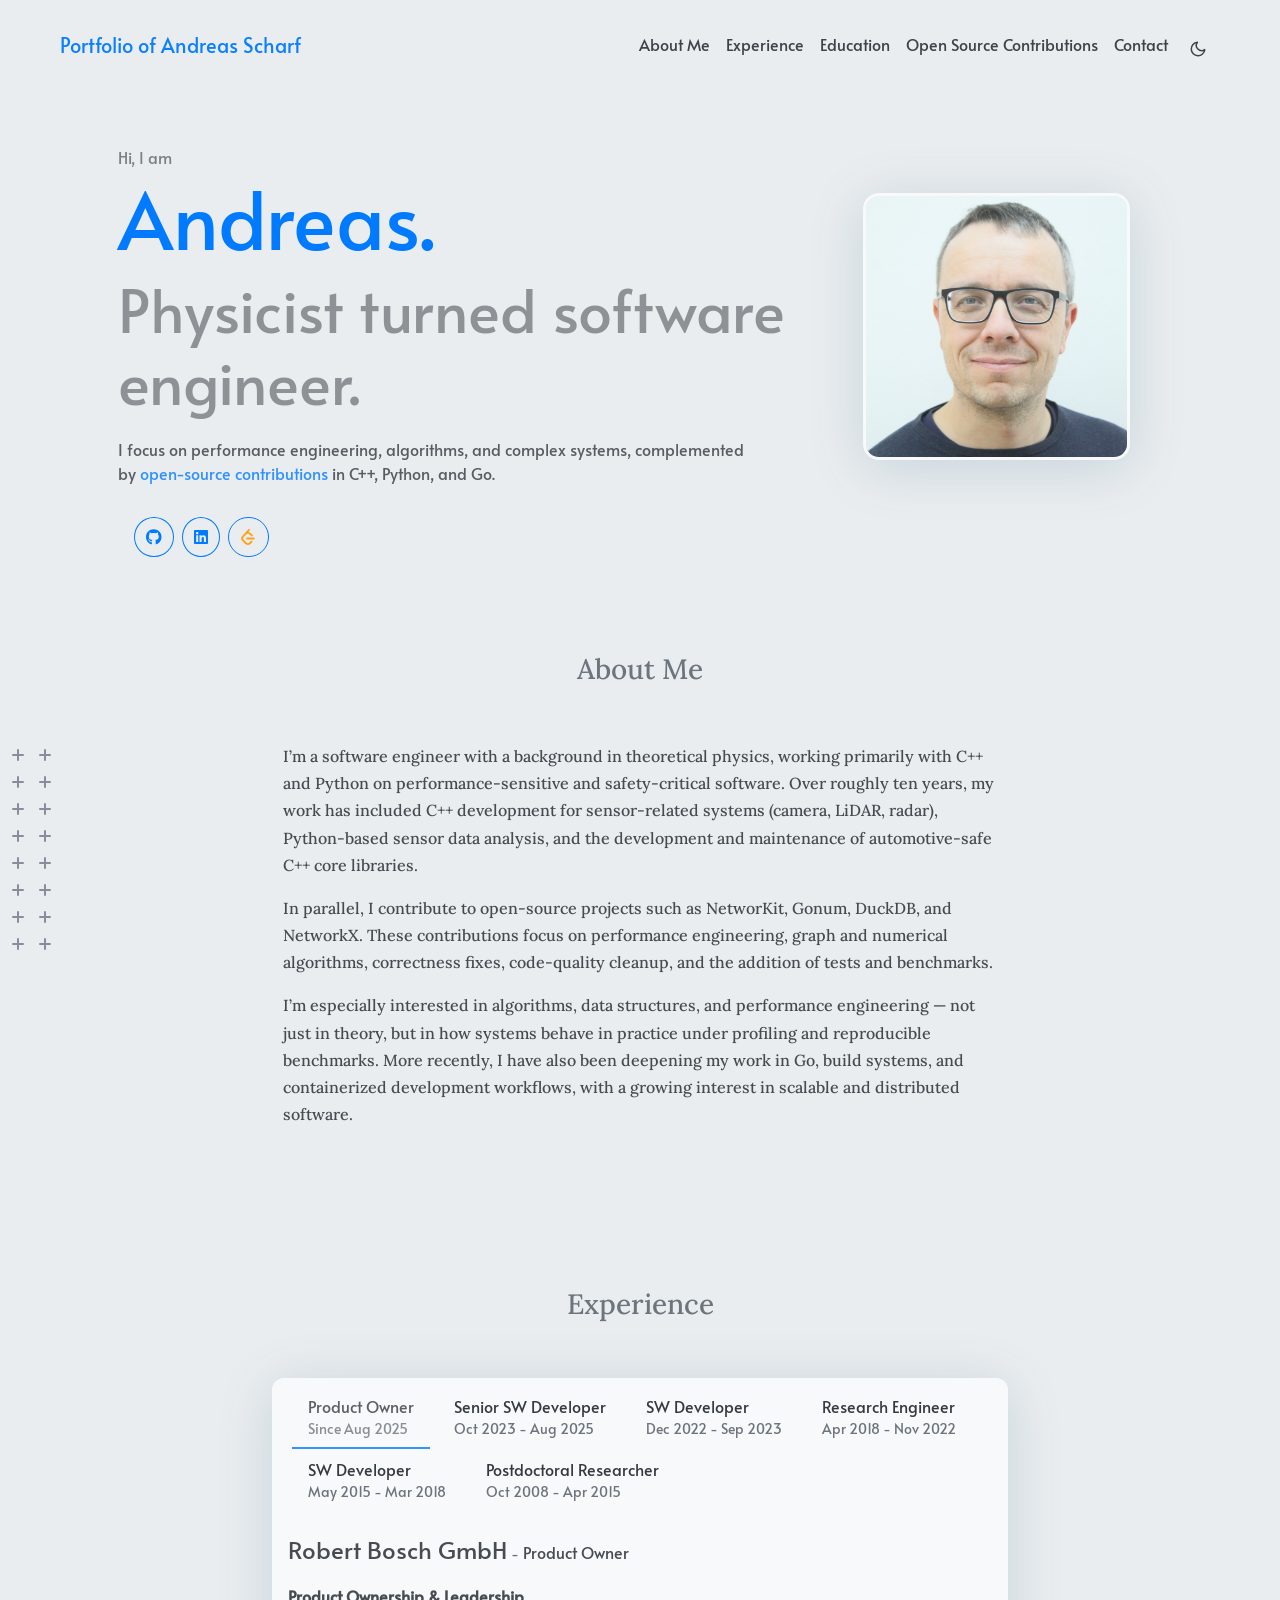
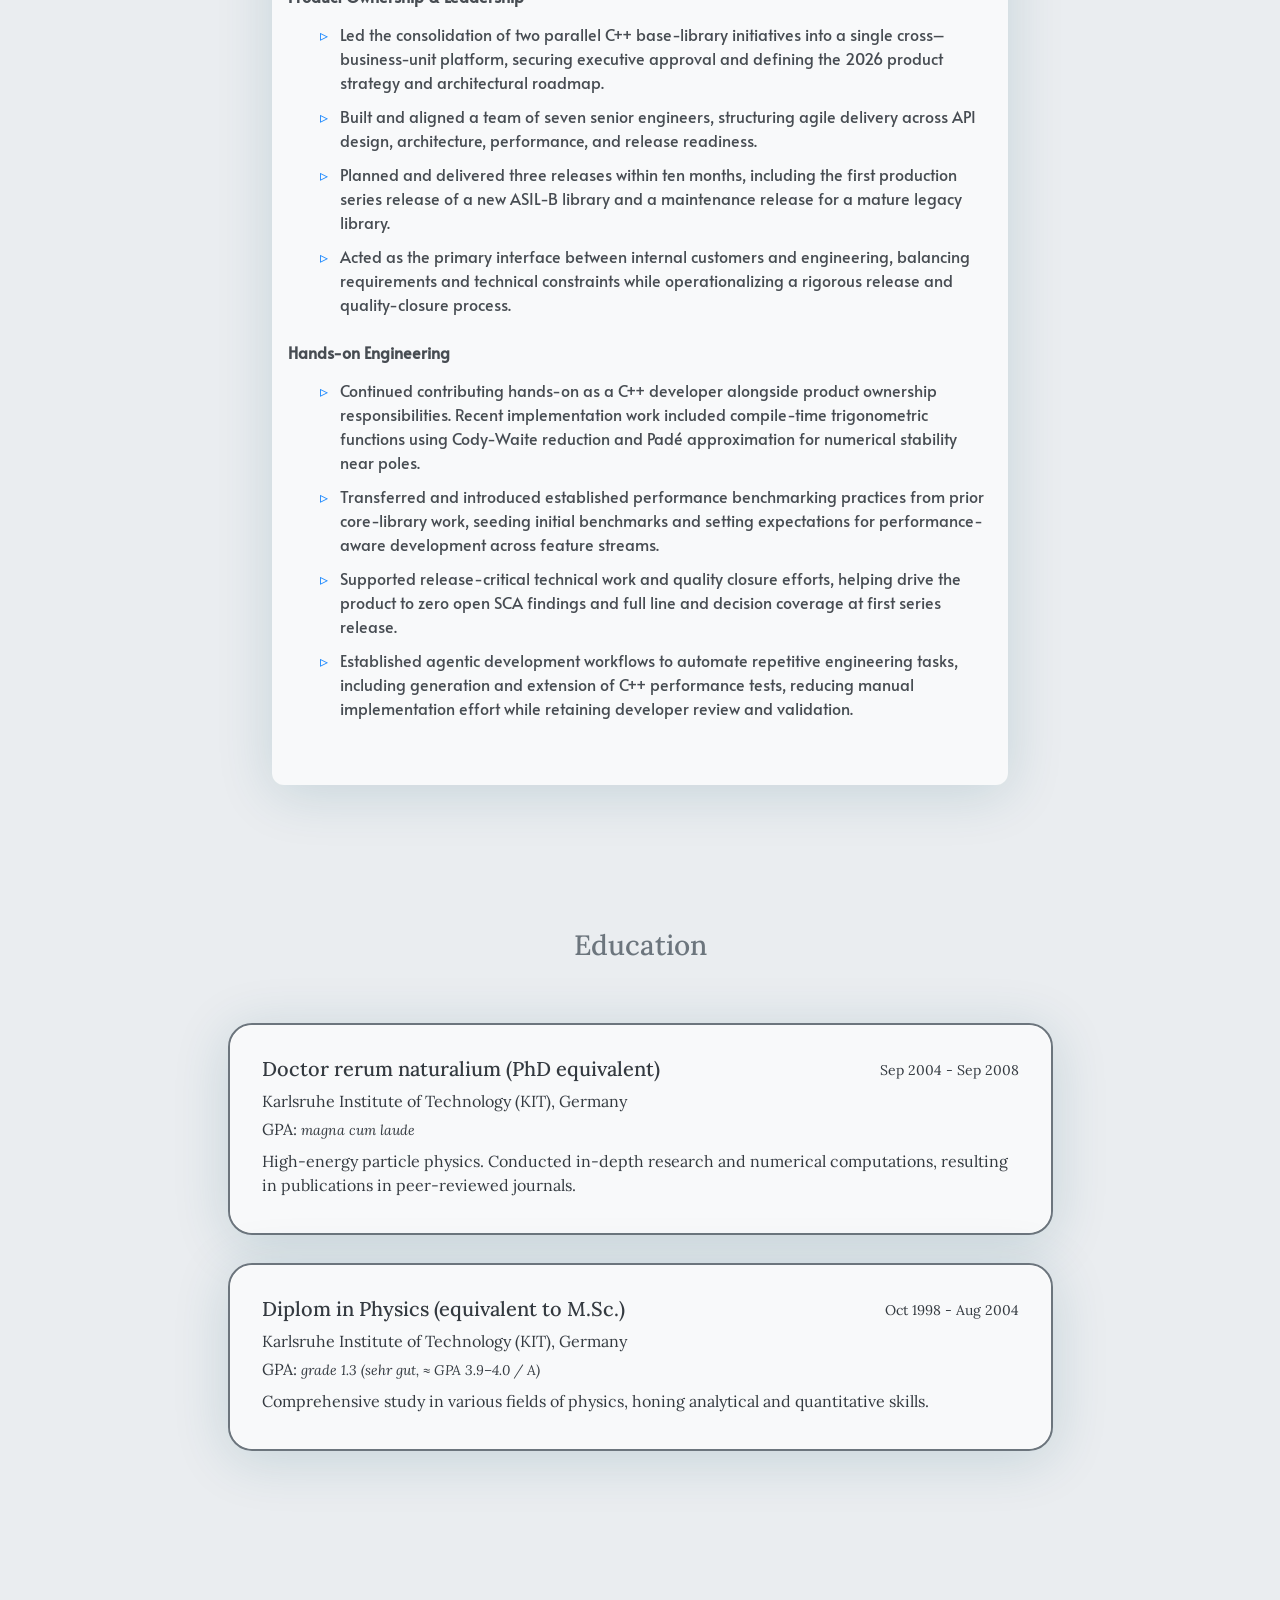
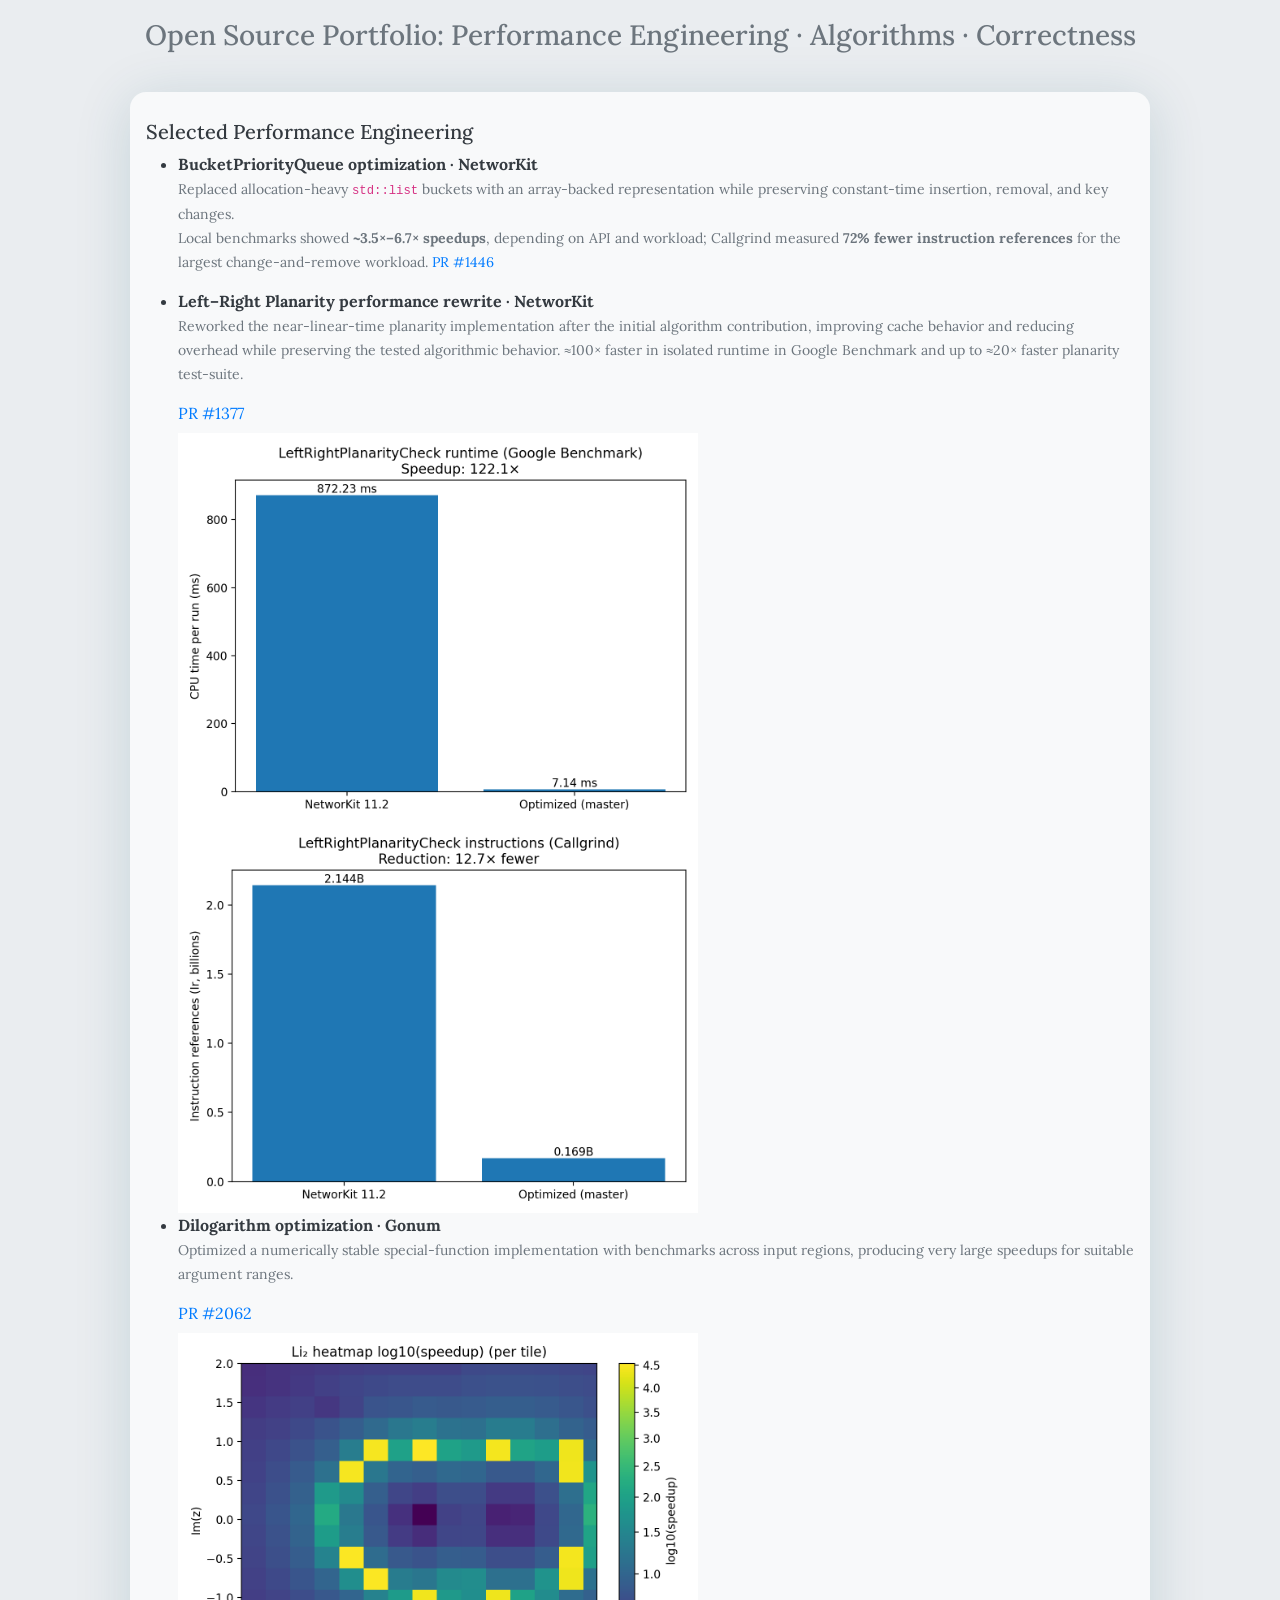
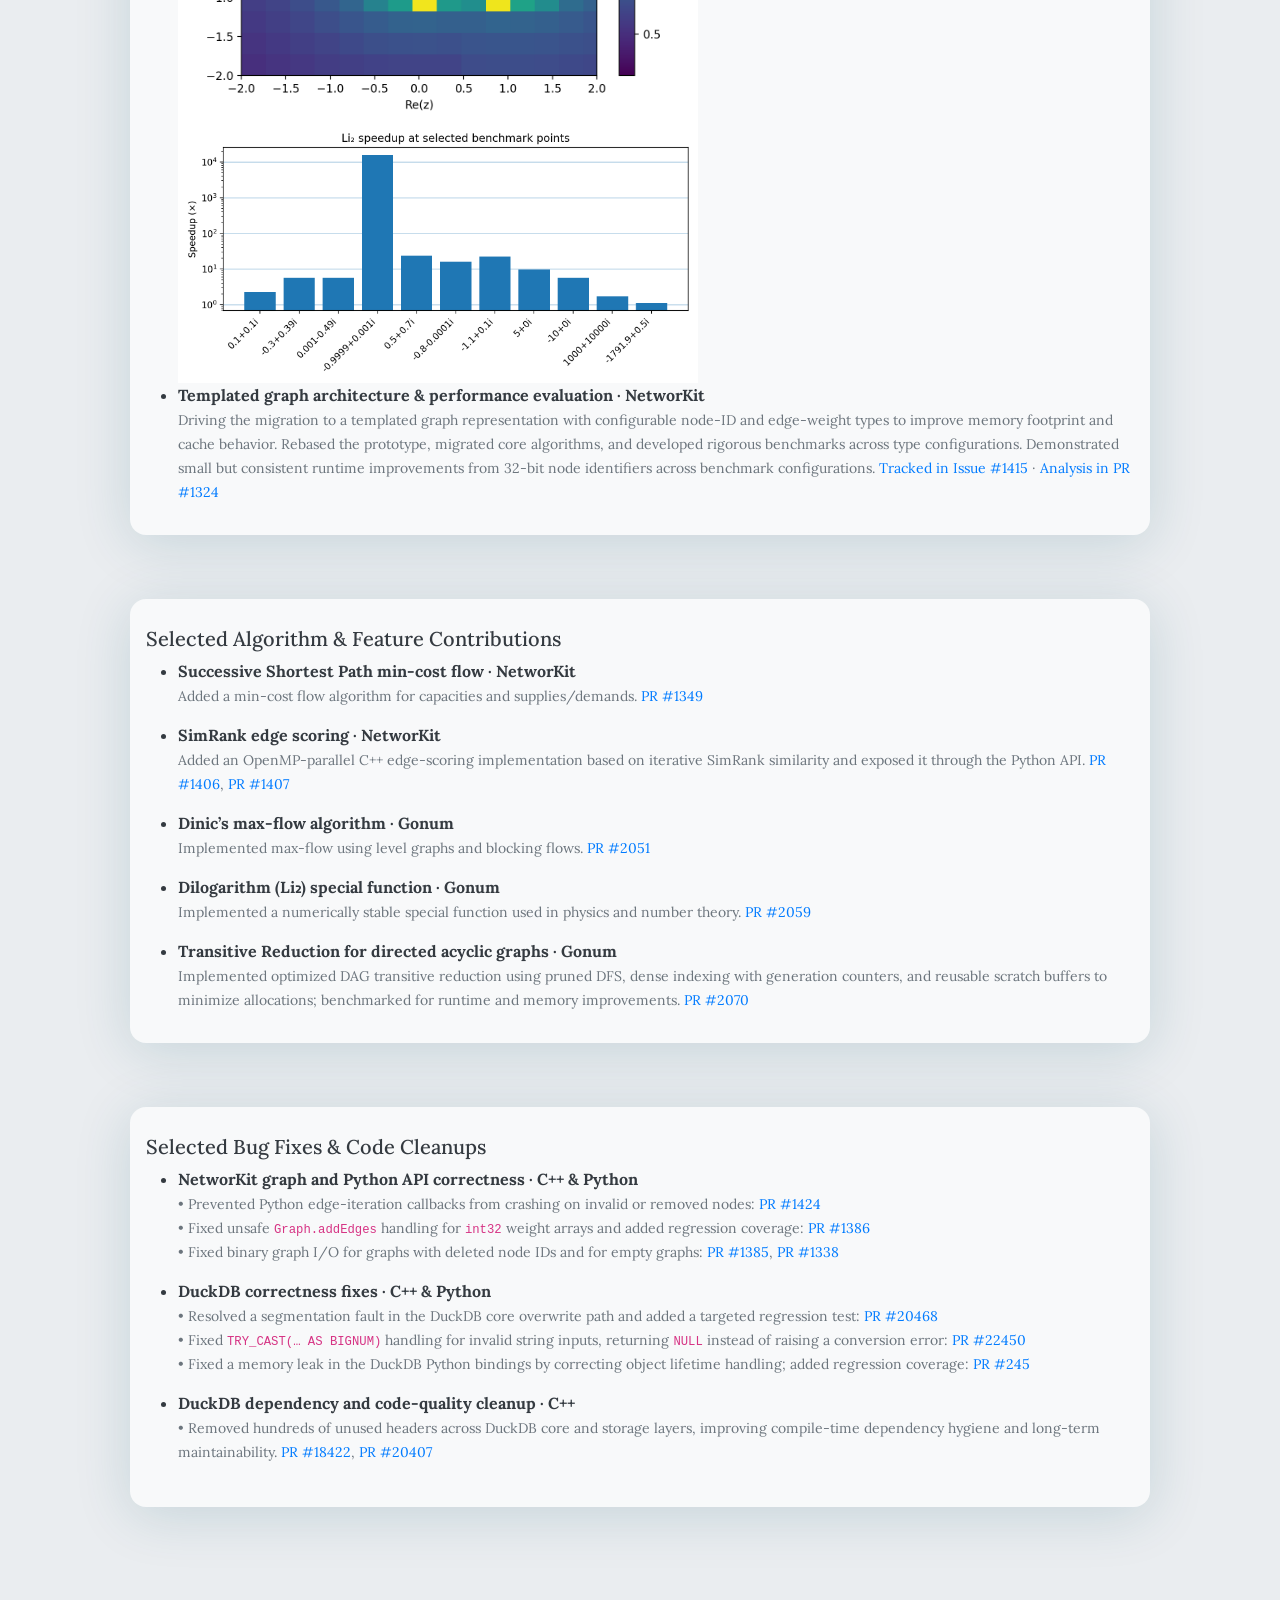
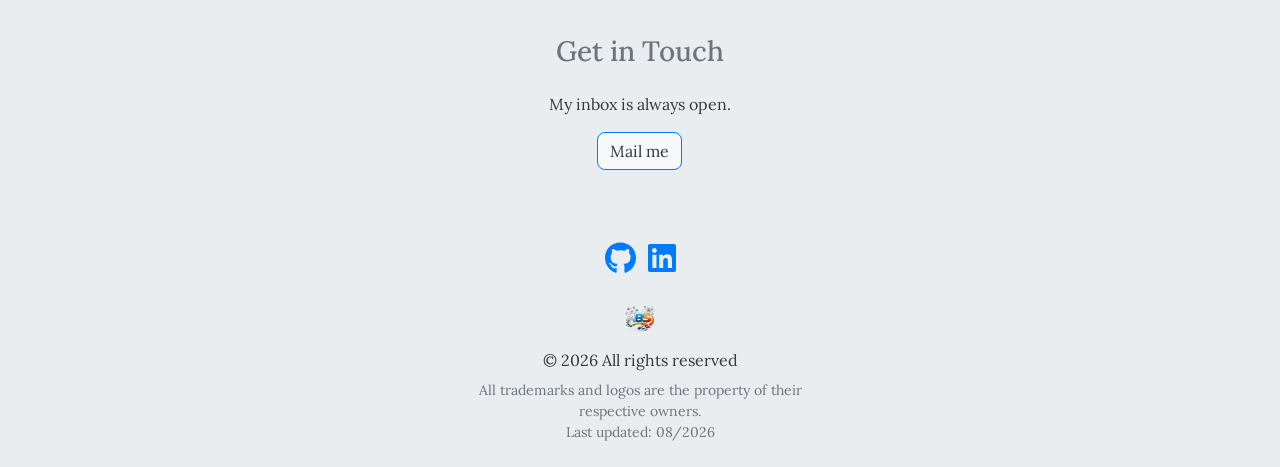
<file: index.html>
<!doctype html><html lang=en><head><meta name=generator content="Hugo 0.125.4"><meta charset=UTF-8><meta name=viewport content="width=device-width,initial-scale=1"><meta http-equiv=X-UA-Compatible content="ie=edge"><meta http-equiv=Accept-CH content="DPR, Viewport-Width, Width"><link rel=icon href=/images/ABSLogo.png type=image/gif><link rel=preconnect href=https://fonts.googleapis.com><link rel=preconnect href=https://fonts.gstatic.com crossorigin><link rel=preload as=style href="https://fonts.googleapis.com/css2?family=Alata&family=Lora:ital,wght@0,400;0,500;0,600;0,700;1,400;1,500;1,600;1,700&family=Roboto:ital,wght@0,100;0,300;0,400;0,500;0,700;0,900;1,100;1,300;1,400;1,500;1,700;1,900&display=swap"><link rel=stylesheet href="https://fonts.googleapis.com/css2?family=Alata&family=Lora:ital,wght@0,400;0,500;0,600;0,700;1,400;1,500;1,600;1,700&family=Roboto:ital,wght@0,100;0,300;0,400;0,500;0,700;0,900;1,100;1,300;1,400;1,500;1,700;1,900&display=swap" media=print onload='this.media="all"'><noscript><link href="https://fonts.googleapis.com/css2?family=Alata&family=Lora:ital,wght@0,400;0,500;0,600;0,700;1,400;1,500;1,600;1,700&family=Roboto:ital,wght@0,100;0,300;0,400;0,500;0,700;0,900;1,100;1,300;1,400;1,500;1,700;1,900&display=swap" rel=stylesheet></noscript><link rel=stylesheet href=/css/font.css media=all><meta property="og:url" content="https://schwarf.github.io/"><meta property="og:site_name" content="Andreas Scharf"><meta property="og:title" content="Welcome to the website of Andreas Scharf"><meta property="og:description" content="Software Developer and Theoretical Physicist"><meta property="og:locale" content="en-us"><meta property="og:type" content="website"><meta name=twitter:card content="summary"><meta name=twitter:title content="Welcome to the website of Andreas Scharf"><meta name=twitter:description content="Software Developer and Theoretical Physicist"><link rel=stylesheet href=/bootstrap-5/css/bootstrap.min.css media=all><link rel=stylesheet href=/css/header.css media=all><link rel=stylesheet href=/css/footer.css media=all><link rel=stylesheet href=/css/theme.css media=all><style>:root{--text-color:#343a40;--text-secondary-color:#6c757d;--text-link-color:#007bff;--background-color:#eaedf0;--secondary-background-color:#64ffda1a;--primary-color:#007bff;--secondary-color:#f8f9fa;--text-color-dark:#e4e6eb;--text-secondary-color-dark:#b0b3b8;--text-link-color-dark:#ffffff;--background-color-dark:#18191a;--secondary-background-color-dark:#212529;--primary-color-dark:#ffffff;--secondary-color-dark:#212529}body{font-size:1rem;font-weight:400;line-height:1.5;text-align:left}html{background-color:var(--background-color)!important}body::-webkit-scrollbar{height:0;width:8px;background-color:var(--background-color)}::-webkit-scrollbar-track{border-radius:1rem}::-webkit-scrollbar-thumb{border-radius:1rem;background:#b0b0b0;outline:1px solid var(--background-color)}#search-content::-webkit-scrollbar{width:.5em;height:.1em;background-color:var(--background-color)}</style><meta name=description content=ZgotmplZ><link rel=stylesheet href=/css/index.css media=all><link rel=stylesheet href=/css/projects.css media=all><script defer src=/fontawesome-6/all-6.4.2.js></script><title>Andreas Scharf</title></head><body class=light><script>let localStorageValue=localStorage.getItem("pref-theme"),mediaQuery=window.matchMedia("(prefers-color-scheme: dark)").matches;switch(localStorageValue){case"dark":document.body.classList.add("dark");break;case"light":document.body.classList.remove("dark");break;default:mediaQuery&&document.body.classList.add("dark");break}</script><script>var prevScrollPos=window.pageYOffset;window.addEventListener("scroll",function(){let s=document.getElementById("profileHeader"),t=window.pageYOffset,n=!1,o=!0,i=o?prevScrollPos>t:t>0;i?s.classList.add("showHeaderOnTop"):n=!0,t===0&&(n=!0),n&&s.classList.remove("showHeaderOnTop"),prevScrollPos=t})</script><header id=profileHeader><nav class="pt-3 navbar navbar-expand-lg animate"><div class="container-fluid mx-xs-2 mx-sm-5 mx-md-5 mx-lg-5"><a class="navbar-brand primary-font text-wrap" href=/>Portfolio of Andreas Scharf
</a><button class=navbar-toggler type=button data-bs-toggle=collapse data-bs-target=#navbarContent aria-controls=navbarContent aria-expanded=false aria-label="Toggle navigation"><svg aria-hidden="true" height="24" viewBox="0 0 16 16" width="24" data-view-component="true"><path fill-rule="evenodd" d="M1 2.75A.75.75.0 011.75 2h12.5a.75.75.0 110 1.5H1.75A.75.75.0 011 2.75zm0 5A.75.75.0 011.75 7h12.5a.75.75.0 110 1.5H1.75A.75.75.0 011 7.75zM1.75 12a.75.75.0 100 1.5h12.5a.75.75.0 100-1.5H1.75z"/></svg></button><div class="collapse navbar-collapse text-wrap primary-font" id=navbarContent><ul class="navbar-nav ms-auto text-center"><li class="nav-item navbar-text"><a class=nav-link href=/#about title>About Me</a></li><li class="nav-item navbar-text"><a class=nav-link href=/#experience title>Experience</a></li><li class="nav-item navbar-text"><a class=nav-link href=/#education title>Education</a></li><li class="nav-item navbar-text"><a class=nav-link href=/#projects title>Open Source Contributions</a></li><li class="nav-item navbar-text"><a class=nav-link href=/#contact title>Contact</a></li><li class="nav-item navbar-text"><div class=text-center><button id=theme-toggle><svg id="moon" xmlns="http://www.w3.org/2000/svg" width="24" height="24" viewBox="0 0 24 24" fill="none" stroke="currentcolor" stroke-width="2" stroke-linecap="round" stroke-linejoin="round"><path d="M21 12.79A9 9 0 1111.21 3 7 7 0 0021 12.79z"/></svg><svg id="sun" xmlns="http://www.w3.org/2000/svg" width="24" height="24" viewBox="0 0 24 24" fill="none" stroke="currentcolor" stroke-width="2" stroke-linecap="round" stroke-linejoin="round"><circle cx="12" cy="12" r="5"/><line x1="12" y1="1" x2="12" y2="3"/><line x1="12" y1="21" x2="12" y2="23"/><line x1="4.22" y1="4.22" x2="5.64" y2="5.64"/><line x1="18.36" y1="18.36" x2="19.78" y2="19.78"/><line x1="1" y1="12" x2="3" y2="12"/><line x1="21" y1="12" x2="23" y2="12"/><line x1="4.22" y1="19.78" x2="5.64" y2="18.36"/><line x1="18.36" y1="5.64" x2="19.78" y2="4.22"/></svg></button></div></li></ul></div></div></nav></header><div id=content><section id=hero class="py-5 align-middle"><div class="container px-3 px-sm-5 px-md-5 px-lg-5 pt-lg-3"><div class=row><div class="col-sm-12 col-md-12 col-lg-8 content animate" id=primary-font><span class=subtitle>Hi, I am</span><h1>Andreas.</h1><h2>Physicist turned software engineer.</h2><p class=hero-content>I focus on performance engineering, algorithms, and complex systems, complemented by <a href=/#projects>open-source contributions</a> in C++, Python, and Go.</p><div class=row><div class="col-auto h-100"></div><div class="col-auto px-0 h-100"><span><span class=px-1><a href=https://github.com/Schwarf target=_blank class="btn social-icon"><i class="fab fa-github"></i>
</a></span><span class=px-1><a href=https://www.linkedin.com/in/andreas-scharf-5659a3223/ target=_blank class="btn social-icon"><i class="fab fa-linkedin"></i>
</a></span><span class=px-1><a href=https://leetcode.com/u/schara6/ target=_blank class="btn social-icon"><img src=/images/LeetCode.svg></a></span></span></div></div></div><div class="col-sm-12 col-md-12 col-lg-4"><div class="row justify-content-center"><div class="col-sm-12 col-md-9 pt-5 image animate px-5 px-md-5 px-lg-0 text-center"><img src=/images/me.jpg class="img-thumbnail mx-auto" alt></div></div></div></div></div><div class="hero-bottom-svg d-md-block d-lg-block d-none"><svg xmlns="http://www.w3.org/2000/svg" width="201" height="201" viewBox="0 0 201 201"><g id="Group_1168" data-name="Group 1168" transform="translate(-384 -1392)"><rect id="Rectangle_2206" data-name="Rectangle 2206" width="12" height="2" rx="1" transform="translate(391 1392) rotate(90)" fill="#282f49"/><rect id="Rectangle_2271" data-name="Rectangle 2271" width="12" height="2" rx="1" transform="translate(391 1500) rotate(90)" fill="#282f49"/><rect id="Rectangle_2238" data-name="Rectangle 2238" width="12" height="2" rx="1" transform="translate(391 1446) rotate(90)" fill="#282f49"/><rect id="Rectangle_2278" data-name="Rectangle 2278" width="12" height="2" rx="1" transform="translate(391 1554) rotate(90)" fill="#282f49"/><rect id="Rectangle_2222" data-name="Rectangle 2222" width="12" height="2" rx="1" transform="translate(391 1419) rotate(90)" fill="#282f49"/><rect id="Rectangle_2272" data-name="Rectangle 2272" width="12" height="2" rx="1" transform="translate(391 1527) rotate(90)" fill="#282f49"/><rect id="Rectangle_2241" data-name="Rectangle 2241" width="12" height="2" rx="1" transform="translate(391 1473) rotate(90)" fill="#282f49"/><rect id="Rectangle_2288" data-name="Rectangle 2288" width="12" height="2" rx="1" transform="translate(391 1581) rotate(90)" fill="#282f49"/><rect id="Rectangle_2214" data-name="Rectangle 2214" width="12" height="2" rx="1" transform="translate(499 1392) rotate(90)" fill="#282f49"/><rect id="Rectangle_2289" data-name="Rectangle 2289" width="12" height="2" rx="1" transform="translate(499 1500) rotate(90)" fill="#282f49"/><rect id="Rectangle_2256" data-name="Rectangle 2256" width="12" height="2" rx="1" transform="translate(499 1446) rotate(90)" fill="#282f49"/><rect id="Rectangle_2290" data-name="Rectangle 2290" width="12" height="2" rx="1" transform="translate(499 1554) rotate(90)" fill="#282f49"/><rect id="Rectangle_2231" data-name="Rectangle 2231" width="12" height="2" rx="1" transform="translate(499 1419) rotate(90)" fill="#282f49"/><rect id="Rectangle_2291" data-name="Rectangle 2291" width="12" height="2" rx="1" transform="translate(499 1527) rotate(90)" fill="#282f49"/><rect id="Rectangle_2257" data-name="Rectangle 2257" width="12" height="2" rx="1" transform="translate(499 1473) rotate(90)" fill="#282f49"/><rect id="Rectangle_2292" data-name="Rectangle 2292" width="12" height="2" rx="1" transform="translate(499 1581) rotate(90)" fill="#282f49"/><rect id="Rectangle_2210" data-name="Rectangle 2210" width="12" height="2" rx="1" transform="translate(445 1392) rotate(90)" fill="#282f49"/><rect id="Rectangle_2279" data-name="Rectangle 2279" width="12" height="2" rx="1" transform="translate(445 1500) rotate(90)" fill="#282f49"/><rect id="Rectangle_2248" data-name="Rectangle 2248" width="12" height="2" rx="1" transform="translate(445 1446) rotate(90)" fill="#282f49"/><rect id="Rectangle_2280" data-name="Rectangle 2280" width="12" height="2" rx="1" transform="translate(445 1554) rotate(90)" fill="#282f49"/><rect id="Rectangle_2226" data-name="Rectangle 2226" width="12" height="2" rx="1" transform="translate(445 1419) rotate(90)" fill="#282f49"/><rect id="Rectangle_2281" data-name="Rectangle 2281" width="12" height="2" rx="1" transform="translate(445 1527) rotate(90)" fill="#282f49"/><rect id="Rectangle_2249" data-name="Rectangle 2249" width="12" height="2" rx="1" transform="translate(445 1473) rotate(90)" fill="#282f49"/><rect id="Rectangle_2293" data-name="Rectangle 2293" width="12" height="2" rx="1" transform="translate(445 1581) rotate(90)" fill="#282f49"/><rect id="Rectangle_2219" data-name="Rectangle 2219" width="12" height="2" rx="1" transform="translate(553 1392) rotate(90)" fill="#282f49"/><rect id="Rectangle_2310" data-name="Rectangle 2310" width="12" height="2" rx="1" transform="translate(553 1500) rotate(90)" fill="#282f49"/><rect id="Rectangle_2262" data-name="Rectangle 2262" width="12" height="2" rx="1" transform="translate(553 1446) rotate(90)" fill="#282f49"/><rect id="Rectangle_2311" data-name="Rectangle 2311" width="12" height="2" rx="1" transform="translate(553 1554) rotate(90)" fill="#282f49"/><rect id="Rectangle_2232" data-name="Rectangle 2232" width="12" height="2" rx="1" transform="translate(553 1419) rotate(90)" fill="#282f49"/><rect id="Rectangle_2312" data-name="Rectangle 2312" width="12" height="2" rx="1" transform="translate(553 1527) rotate(90)" fill="#282f49"/><rect id="Rectangle_2263" data-name="Rectangle 2263" width="12" height="2" rx="1" transform="translate(553 1473) rotate(90)" fill="#282f49"/><rect id="Rectangle_2313" data-name="Rectangle 2313" width="12" height="2" rx="1" transform="translate(553 1581) rotate(90)" fill="#282f49"/><rect id="Rectangle_2209" data-name="Rectangle 2209" width="12" height="2" rx="1" transform="translate(418 1392) rotate(90)" fill="#282f49"/><rect id="Rectangle_2273" data-name="Rectangle 2273" width="12" height="2" rx="1" transform="translate(418 1500) rotate(90)" fill="#282f49"/><rect id="Rectangle_2242" data-name="Rectangle 2242" width="12" height="2" rx="1" transform="translate(418 1446) rotate(90)" fill="#282f49"/><rect id="Rectangle_2282" data-name="Rectangle 2282" width="12" height="2" rx="1" transform="translate(418 1554) rotate(90)" fill="#282f49"/><rect id="Rectangle_2223" data-name="Rectangle 2223" width="12" height="2" rx="1" transform="translate(418 1419) rotate(90)" fill="#282f49"/><rect id="Rectangle_2274" data-name="Rectangle 2274" width="12" height="2" rx="1" transform="translate(418 1527) rotate(90)" fill="#282f49"/><rect id="Rectangle_2243" data-name="Rectangle 2243" width="12" height="2" rx="1" transform="translate(418 1473) rotate(90)" fill="#282f49"/><rect id="Rectangle_2294" data-name="Rectangle 2294" width="12" height="2" rx="1" transform="translate(418 1581) rotate(90)" fill="#282f49"/><rect id="Rectangle_2217" data-name="Rectangle 2217" width="12" height="2" rx="1" transform="translate(526 1392) rotate(90)" fill="#282f49"/><rect id="Rectangle_2314" data-name="Rectangle 2314" width="12" height="2" rx="1" transform="translate(526 1500) rotate(90)" fill="#282f49"/><rect id="Rectangle_2258" data-name="Rectangle 2258" width="12" height="2" rx="1" transform="translate(526 1446) rotate(90)" fill="#282f49"/><rect id="Rectangle_2315" data-name="Rectangle 2315" width="12" height="2" rx="1" transform="translate(526 1554) rotate(90)" fill="#282f49"/><rect id="Rectangle_2233" data-name="Rectangle 2233" width="12" height="2" rx="1" transform="translate(526 1419) rotate(90)" fill="#282f49"/><rect id="Rectangle_2316" data-name="Rectangle 2316" width="12" height="2" rx="1" transform="translate(526 1527) rotate(90)" fill="#282f49"/><rect id="Rectangle_2259" data-name="Rectangle 2259" width="12" height="2" rx="1" transform="translate(526 1473) rotate(90)" fill="#282f49"/><rect id="Rectangle_2317" data-name="Rectangle 2317" width="12" height="2" rx="1" transform="translate(526 1581) rotate(90)" fill="#282f49"/><rect id="Rectangle_2211" data-name="Rectangle 2211" width="12" height="2" rx="1" transform="translate(472 1392) rotate(90)" fill="#282f49"/><rect id="Rectangle_2295" data-name="Rectangle 2295" width="12" height="2" rx="1" transform="translate(472 1500) rotate(90)" fill="#282f49"/><rect id="Rectangle_2250" data-name="Rectangle 2250" width="12" height="2" rx="1" transform="translate(472 1446) rotate(90)" fill="#282f49"/><rect id="Rectangle_2296" data-name="Rectangle 2296" width="12" height="2" rx="1" transform="translate(472 1554) rotate(90)" fill="#282f49"/><rect id="Rectangle_2227" data-name="Rectangle 2227" width="12" height="2" rx="1" transform="translate(472 1419) rotate(90)" fill="#282f49"/><rect id="Rectangle_2297" data-name="Rectangle 2297" width="12" height="2" rx="1" transform="translate(472 1527) rotate(90)" fill="#282f49"/><rect id="Rectangle_2251" data-name="Rectangle 2251" width="12" height="2" rx="1" transform="translate(472 1473) rotate(90)" fill="#282f49"/><rect id="Rectangle_2298" data-name="Rectangle 2298" width="12" height="2" rx="1" transform="translate(472 1581) rotate(90)" fill="#282f49"/><rect id="Rectangle_2221" data-name="Rectangle 2221" width="12" height="2" rx="1" transform="translate(580 1392) rotate(90)" fill="#282f49"/><rect id="Rectangle_2318" data-name="Rectangle 2318" width="12" height="2" rx="1" transform="translate(580 1500) rotate(90)" fill="#282f49"/><rect id="Rectangle_2264" data-name="Rectangle 2264" width="12" height="2" rx="1" transform="translate(580 1446) rotate(90)" fill="#282f49"/><rect id="Rectangle_2319" data-name="Rectangle 2319" width="12" height="2" rx="1" transform="translate(580 1554) rotate(90)" fill="#282f49"/><rect id="Rectangle_2236" data-name="Rectangle 2236" width="12" height="2" rx="1" transform="translate(580 1419) rotate(90)" fill="#282f49"/><rect id="Rectangle_2320" data-name="Rectangle 2320" width="12" height="2" rx="1" transform="translate(580 1527) rotate(90)" fill="#282f49"/><rect id="Rectangle_2265" data-name="Rectangle 2265" width="12" height="2" rx="1" transform="translate(580 1473) rotate(90)" fill="#282f49"/><rect id="Rectangle_2321" data-name="Rectangle 2321" width="12" height="2" rx="1" transform="translate(580 1581) rotate(90)" fill="#282f49"/><rect id="Rectangle_2207" data-name="Rectangle 2207" width="12" height="2" rx="1" transform="translate(396 1399) rotate(-180)" fill="#282f49"/><rect id="Rectangle_2270" data-name="Rectangle 2270" width="12" height="2" rx="1" transform="translate(396 1507) rotate(-180)" fill="#282f49"/><rect id="Rectangle_2239" data-name="Rectangle 2239" width="12" height="2" rx="1" transform="translate(396 1453) rotate(-180)" fill="#282f49"/><rect id="Rectangle_2283" data-name="Rectangle 2283" width="12" height="2" rx="1" transform="translate(396 1561) rotate(-180)" fill="#282f49"/><rect id="Rectangle_2224" data-name="Rectangle 2224" width="12" height="2" rx="1" transform="translate(396 1426) rotate(-180)" fill="#282f49"/><rect id="Rectangle_2275" data-name="Rectangle 2275" width="12" height="2" rx="1" transform="translate(396 1534) rotate(-180)" fill="#282f49"/><rect id="Rectangle_2244" data-name="Rectangle 2244" width="12" height="2" rx="1" transform="translate(396 1480) rotate(-180)" fill="#282f49"/><rect id="Rectangle_2299" data-name="Rectangle 2299" width="12" height="2" rx="1" transform="translate(396 1588) rotate(-180)" fill="#282f49"/><rect id="Rectangle_2215" data-name="Rectangle 2215" width="12" height="2" rx="1" transform="translate(504 1399) rotate(-180)" fill="#282f49"/><rect id="Rectangle_2300" data-name="Rectangle 2300" width="12" height="2" rx="1" transform="translate(504 1507) rotate(-180)" fill="#282f49"/><rect id="Rectangle_2252" data-name="Rectangle 2252" width="12" height="2" rx="1" transform="translate(504 1453) rotate(-180)" fill="#282f49"/><rect id="Rectangle_2301" data-name="Rectangle 2301" width="12" height="2" rx="1" transform="translate(504 1561) rotate(-180)" fill="#282f49"/><rect id="Rectangle_2228" data-name="Rectangle 2228" width="12" height="2" rx="1" transform="translate(504 1426) rotate(-180)" fill="#282f49"/><rect id="Rectangle_2302" data-name="Rectangle 2302" width="12" height="2" rx="1" transform="translate(504 1534) rotate(-180)" fill="#282f49"/><rect id="Rectangle_2253" data-name="Rectangle 2253" width="12" height="2" rx="1" transform="translate(504 1480) rotate(-180)" fill="#282f49"/><rect id="Rectangle_2303" data-name="Rectangle 2303" width="12" height="2" rx="1" transform="translate(504 1588) rotate(-180)" fill="#282f49"/><rect id="Rectangle_2212" data-name="Rectangle 2212" width="12" height="2" rx="1" transform="translate(450 1399) rotate(-180)" fill="#282f49"/><rect id="Rectangle_2284" data-name="Rectangle 2284" width="12" height="2" rx="1" transform="translate(450 1507) rotate(-180)" fill="#282f49"/><rect id="Rectangle_2245" data-name="Rectangle 2245" width="12" height="2" rx="1" transform="translate(450 1453) rotate(-180)" fill="#282f49"/><rect id="Rectangle_2285" data-name="Rectangle 2285" width="12" height="2" rx="1" transform="translate(450 1561) rotate(-180)" fill="#282f49"/><rect id="Rectangle_2229" data-name="Rectangle 2229" width="12" height="2" rx="1" transform="translate(450 1426) rotate(-180)" fill="#282f49"/><rect id="Rectangle_2286" data-name="Rectangle 2286" width="12" height="2" rx="1" transform="translate(450 1534) rotate(-180)" fill="#282f49"/><rect id="Rectangle_2246" data-name="Rectangle 2246" width="12" height="2" rx="1" transform="translate(450 1480) rotate(-180)" fill="#282f49"/><rect id="Rectangle_2304" data-name="Rectangle 2304" width="12" height="2" rx="1" transform="translate(450 1588) rotate(-180)" fill="#282f49"/><rect id="Rectangle_2218" data-name="Rectangle 2218" width="12" height="2" rx="1" transform="translate(558 1399) rotate(-180)" fill="#282f49"/><rect id="Rectangle_2322" data-name="Rectangle 2322" width="12" height="2" rx="1" transform="translate(558 1507) rotate(-180)" fill="#282f49"/><rect id="Rectangle_2266" data-name="Rectangle 2266" width="12" height="2" rx="1" transform="translate(558 1453) rotate(-180)" fill="#282f49"/><rect id="Rectangle_2323" data-name="Rectangle 2323" width="12" height="2" rx="1" transform="translate(558 1561) rotate(-180)" fill="#282f49"/><rect id="Rectangle_2234" data-name="Rectangle 2234" width="12" height="2" rx="1" transform="translate(558 1426) rotate(-180)" fill="#282f49"/><rect id="Rectangle_2324" data-name="Rectangle 2324" width="12" height="2" rx="1" transform="translate(558 1534) rotate(-180)" fill="#282f49"/><rect id="Rectangle_2267" data-name="Rectangle 2267" width="12" height="2" rx="1" transform="translate(558 1480) rotate(-180)" fill="#282f49"/><rect id="Rectangle_2325" data-name="Rectangle 2325" width="12" height="2" rx="1" transform="translate(558 1588) rotate(-180)" fill="#282f49"/><rect id="Rectangle_2208" data-name="Rectangle 2208" width="12" height="2" rx="1" transform="translate(423 1399) rotate(-180)" fill="#282f49"/><rect id="Rectangle_2276" data-name="Rectangle 2276" width="12" height="2" rx="1" transform="translate(423 1507) rotate(-180)" fill="#282f49"/><rect id="Rectangle_2240" data-name="Rectangle 2240" width="12" height="2" rx="1" transform="translate(423 1453) rotate(-180)" fill="#282f49"/><rect id="Rectangle_2287" data-name="Rectangle 2287" width="12" height="2" rx="1" transform="translate(423 1561) rotate(-180)" fill="#282f49"/><rect id="Rectangle_2225" data-name="Rectangle 2225" width="12" height="2" rx="1" transform="translate(423 1426) rotate(-180)" fill="#282f49"/><rect id="Rectangle_2277" data-name="Rectangle 2277" width="12" height="2" rx="1" transform="translate(423 1534) rotate(-180)" fill="#282f49"/><rect id="Rectangle_2247" data-name="Rectangle 2247" width="12" height="2" rx="1" transform="translate(423 1480) rotate(-180)" fill="#282f49"/><rect id="Rectangle_2305" data-name="Rectangle 2305" width="12" height="2" rx="1" transform="translate(423 1588) rotate(-180)" fill="#282f49"/><rect id="Rectangle_2216" data-name="Rectangle 2216" width="12" height="2" rx="1" transform="translate(531 1399) rotate(-180)" fill="#282f49"/><rect id="Rectangle_2326" data-name="Rectangle 2326" width="12" height="2" rx="1" transform="translate(531 1507) rotate(-180)" fill="#282f49"/><rect id="Rectangle_2260" data-name="Rectangle 2260" width="12" height="2" rx="1" transform="translate(531 1453) rotate(-180)" fill="#282f49"/><rect id="Rectangle_2327" data-name="Rectangle 2327" width="12" height="2" rx="1" transform="translate(531 1561) rotate(-180)" fill="#282f49"/><rect id="Rectangle_2235" data-name="Rectangle 2235" width="12" height="2" rx="1" transform="translate(531 1426) rotate(-180)" fill="#282f49"/><rect id="Rectangle_2328" data-name="Rectangle 2328" width="12" height="2" rx="1" transform="translate(531 1534) rotate(-180)" fill="#282f49"/><rect id="Rectangle_2261" data-name="Rectangle 2261" width="12" height="2" rx="1" transform="translate(531 1480) rotate(-180)" fill="#282f49"/><rect id="Rectangle_2329" data-name="Rectangle 2329" width="12" height="2" rx="1" transform="translate(531 1588) rotate(-180)" fill="#282f49"/><rect id="Rectangle_2213" data-name="Rectangle 2213" width="12" height="2" rx="1" transform="translate(477 1399) rotate(-180)" fill="#282f49"/><rect id="Rectangle_2306" data-name="Rectangle 2306" width="12" height="2" rx="1" transform="translate(477 1507) rotate(-180)" fill="#282f49"/><rect id="Rectangle_2254" data-name="Rectangle 2254" width="12" height="2" rx="1" transform="translate(477 1453) rotate(-180)" fill="#282f49"/><rect id="Rectangle_2307" data-name="Rectangle 2307" width="12" height="2" rx="1" transform="translate(477 1561) rotate(-180)" fill="#282f49"/><rect id="Rectangle_2230" data-name="Rectangle 2230" width="12" height="2" rx="1" transform="translate(477 1426) rotate(-180)" fill="#282f49"/><rect id="Rectangle_2308" data-name="Rectangle 2308" width="12" height="2" rx="1" transform="translate(477 1534) rotate(-180)" fill="#282f49"/><rect id="Rectangle_2255" data-name="Rectangle 2255" width="12" height="2" rx="1" transform="translate(477 1480) rotate(-180)" fill="#282f49"/><rect id="Rectangle_2309" data-name="Rectangle 2309" width="12" height="2" rx="1" transform="translate(477 1588) rotate(-180)" fill="#282f49"/><rect id="Rectangle_2220" data-name="Rectangle 2220" width="12" height="2" rx="1" transform="translate(585 1399) rotate(-180)" fill="#282f49"/><rect id="Rectangle_2330" data-name="Rectangle 2330" width="12" height="2" rx="1" transform="translate(585 1507) rotate(-180)" fill="#282f49"/><rect id="Rectangle_2268" data-name="Rectangle 2268" width="12" height="2" rx="1" transform="translate(585 1453) rotate(-180)" fill="#282f49"/><rect id="Rectangle_2331" data-name="Rectangle 2331" width="12" height="2" rx="1" transform="translate(585 1561) rotate(-180)" fill="#282f49"/><rect id="Rectangle_2237" data-name="Rectangle 2237" width="12" height="2" rx="1" transform="translate(585 1426) rotate(-180)" fill="#282f49"/><rect id="Rectangle_2332" data-name="Rectangle 2332" width="12" height="2" rx="1" transform="translate(585 1534) rotate(-180)" fill="#282f49"/><rect id="Rectangle_2269" data-name="Rectangle 2269" width="12" height="2" rx="1" transform="translate(585 1480) rotate(-180)" fill="#282f49"/><rect id="Rectangle_2333" data-name="Rectangle 2333" width="12" height="2" rx="1" transform="translate(585 1588) rotate(-180)" fill="#282f49"/></g></svg></div></section><section id=about class="py-0 py-sm-5"><div class="container bg-transparent"><h3 class="text-center bg-transparent">About Me</h3><div class="bg-transparent row justify-content-center px-3 py-5"><div class="col-sm-12 col-md-12 col-lg-8 content"><p>I’m a software engineer with a background in theoretical physics, working primarily with C++ and Python on performance-sensitive and safety-critical software. Over roughly ten years, my work has included C++ development for sensor-related systems (camera, LiDAR, radar), Python-based sensor data analysis, and the development and maintenance of automotive-safe C++ core libraries.</p><p>In parallel, I contribute to open-source projects such as NetworKit, Gonum, DuckDB, and NetworkX. These contributions focus on performance engineering, graph and numerical algorithms, correctness fixes, code-quality cleanup, and the addition of tests and benchmarks.</p><p>I’m especially interested in algorithms, data structures, and performance engineering — not just in theory, but in how systems behave in practice under profiling and reproducible benchmarks. More recently, I have also been deepening my work in Go, build systems, and containerized development workflows, with a growing interest in scalable and distributed software.</p></div></div></div></section><section id=experience class=py-5><div class=container><h3 class=text-center>Experience</h3><div class="row justify-content-center"><div class="col-sm-12 col-md-8 col-lg-8 py-5"><div class="experience-container px-3 pt-2"><ul class="nav nav-pills mb-3 bg-transparent primary-font" id=pills-tab role=tablist><li class="nav-item px-1 bg-transparent" role=presentation><div class="nav-link bg-transparent active" role=tab id=pills-product-owner-since-aug-2025-tab data-bs-toggle=pill data-bs-target=#pills-product-owner-since-aug-2025 aria-controls=pills-product-owner-since-aug-2025 aria-selected=true><span class=d-block>Product Owner</span>
<small class="d-block text-muted">Since Aug 2025</small></div></li><li class="nav-item px-1 bg-transparent" role=presentation><div class="nav-link bg-transparent" role=tab id=pills-senior-sw-developer-oct-2023-aug-2025-tab data-bs-toggle=pill data-bs-target=#pills-senior-sw-developer-oct-2023-aug-2025 aria-controls=pills-senior-sw-developer-oct-2023-aug-2025 aria-selected=false><span class=d-block>Senior SW Developer</span>
<small class="d-block text-muted">Oct 2023 - Aug 2025</small></div></li><li class="nav-item px-1 bg-transparent" role=presentation><div class="nav-link bg-transparent" role=tab id=pills-sw-developer-dec-2022-sep-2023-tab data-bs-toggle=pill data-bs-target=#pills-sw-developer-dec-2022-sep-2023 aria-controls=pills-sw-developer-dec-2022-sep-2023 aria-selected=false><span class=d-block>SW Developer</span>
<small class="d-block text-muted">Dec 2022 - Sep 2023</small></div></li><li class="nav-item px-1 bg-transparent" role=presentation><div class="nav-link bg-transparent" role=tab id=pills-research-engineer-apr-2018-nov-2022-tab data-bs-toggle=pill data-bs-target=#pills-research-engineer-apr-2018-nov-2022 aria-controls=pills-research-engineer-apr-2018-nov-2022 aria-selected=false><span class=d-block>Research Engineer</span>
<small class="d-block text-muted">Apr 2018 - Nov 2022</small></div></li><li class="nav-item px-1 bg-transparent" role=presentation><div class="nav-link bg-transparent" role=tab id=pills-sw-developer-may-2015-mar-2018-tab data-bs-toggle=pill data-bs-target=#pills-sw-developer-may-2015-mar-2018 aria-controls=pills-sw-developer-may-2015-mar-2018 aria-selected=false><span class=d-block>SW Developer</span>
<small class="d-block text-muted">May 2015 - Mar 2018</small></div></li><li class="nav-item px-1 bg-transparent" role=presentation><div class="nav-link bg-transparent" role=tab id=pills-postdoctoral-researcher-oct-2008-apr-2015-tab data-bs-toggle=pill data-bs-target=#pills-postdoctoral-researcher-oct-2008-apr-2015 aria-controls=pills-postdoctoral-researcher-oct-2008-apr-2015 aria-selected=false><span class=d-block>Postdoctoral Researcher</span>
<small class="d-block text-muted">Oct 2008 - Apr 2015</small></div></li></ul><div class="tab-content pb-5 pt-2 bg-transparent primary-font" id=pills-tabContent><div class="tab-pane fade show active bg-transparent" role=tabpanel id=pills-product-owner-since-aug-2025 aria-labelledby=pills-product-owner-since-aug-2025-tab><div><span class=h4>Robert Bosch GmbH</span>
<small>-</small>
<span>Product Owner</span><div class=pb-1></div></div><div class=pt-2><p><strong>Product Ownership & Leadership</strong></p><ul><li>Led the consolidation of two parallel C++ base-library initiatives into a single cross–business-unit platform, securing executive approval and defining the 2026 product strategy and architectural roadmap.</li><li>Built and aligned a team of seven senior engineers, structuring agile delivery across API design, architecture, performance, and release readiness.</li><li>Planned and delivered three releases within ten months, including the first production series release of a new ASIL-B library and a maintenance release for a mature legacy library.</li><li>Acted as the primary interface between internal customers and engineering, balancing requirements and technical constraints while operationalizing a rigorous release and quality-closure process.</li></ul><p><strong>Hands-on Engineering</strong></p><ul><li>Continued contributing hands-on as a C++ developer alongside product ownership responsibilities. Recent implementation work included compile-time trigonometric functions using Cody-Waite reduction and Padé approximation for numerical stability near poles.</li><li>Transferred and introduced established performance benchmarking practices from prior core-library work, seeding initial benchmarks and setting expectations for performance-aware development across feature streams.</li><li>Supported release-critical technical work and quality closure efforts, helping drive the product to zero open SCA findings and full line and decision coverage at first series release.</li><li>Established agentic development workflows to automate repetitive engineering tasks, including generation and extension of C++ performance tests, reducing manual implementation effort while retaining developer review and validation.</li></ul></div></div><div class="tab-pane fade bg-transparent" role=tabpanel id=pills-senior-sw-developer-oct-2023-aug-2025 aria-labelledby=pills-senior-sw-developer-oct-2023-aug-2025-tab><div><span class=h4>Robert Bosch GmbH </span><small>-</small>
<span>Senior SW Developer</span><div class=pb-1></div></div><div class=pt-2><p><strong>Development of an automotive header-only C++ library</strong></p><p><strong>C++</strong></p><ul><li>Improved a performance-critical C++ API through benchmark-guided refactoring, recovering lost inlining and simplifying call sites and template constraints; reduced dynamic instruction count by up to ~17×, with comparable gains across multiple compilers.</li><li>Achieved 2× faster runtime for trivial types and 5–20% lower memory use in embedded automotive systems by implementing a template specialization for a std::optional-like type.</li><li>Boosted runtime performance in release builds by ~10% across 10+ customer compilers by adding move semantics to fixed-capacity containers (vectors, lists, maps), benchmarked with Google Benchmark.</li></ul><p><strong>Python & CI</strong></p><ul><li>Built a reproducible, CI-integrated micro-benchmarking system using Docker and Python, utilizing instruction counts and simulator-based cycle counts to detect performance regressions across multiple toolchains.</li><li>Reduced maintenance load by ~5% by automating analysis of 20+ customer repositories, identifying 50 unused public APIs and driving deprecations.</li></ul><p><strong>Leadership</strong></p><ul><li>Fostered a customer-centric team culture by prioritizing feature requests in the backlog, organizing them into epics/stories, and implementing the first requests, leading to active developer engagement with customer needs.</li><li>Converted a frustrated customer into a satisfied one by establishing and carrying out the Developer Relations Engineer role, directly addressing customer developers’ issues.</li></ul></div></div><div class="tab-pane fade bg-transparent" role=tabpanel id=pills-sw-developer-dec-2022-sep-2023 aria-labelledby=pills-sw-developer-dec-2022-sep-2023-tab><div><span class=h4>Robert Bosch GmbH</span>
<small>-</small>
<span>SW Developer</span><div class=pb-1></div></div><div class=pt-2><p><strong>Task force support: Refactored GPS-Based Route Prediction Component</strong></p><p><strong>C++</strong></p><ul><li>Reduced code complexity by 25% and eliminated 1,500+ lines in real-time radar-based situation interpretation algorithms through template-based redesign and restructuring of “iceberg classes.”</li></ul><p><strong>Python</strong></p><ul><li>Reduced development time by 33% during a tight project deadline by implementing a Python-based automated toolchain that tested thousands of output signals for functional correctness during code refactoring.</li><li>Accelerated rare-event detection by ~40× by implementing Python scripts to retrieve, convert, and analyze ~1,000 recorded sequences from radar-based driver assistance systems.</li></ul><p><strong>Leadership</strong></p><ul><li>Delivered introductory technical workshops on Python and GoogleTest, supporting onboarding and enabling junior engineers to contribute more effectively.</li></ul></div></div><div class="tab-pane fade bg-transparent" role=tabpanel id=pills-research-engineer-apr-2018-nov-2022 aria-labelledby=pills-research-engineer-apr-2018-nov-2022-tab><div><span class=h4>Robert Bosch GmbH</span>
<small>-</small>
<span>Research Engineer</span><div class=pb-1></div></div><div class=pt-2><ul><li><p>Developed and maintained C++ modules for camera image and metadata processing to support labeling and training workflows.</p></li><li><p>Administered an Azure-hosted SQL database for image metadata and label storage, ensuring reliable data access and schema evolution.</p></li><li><p>Integrated Azure DevOps and Azure ML pipelines to automate label data deliveries and schema updates.</p></li><li><p>Expanded Azure ML pipelines and SQL-based workflows to improve data handling, scalability, and pipeline functionality.</p></li><li><p>Developed a deep-learning–based prototype for LiDAR blockage detection in Python, achieving ~90% detection probability in staged pollution scenarios.</p></li><li><p>Performed in-depth analysis of LiDAR sensor performance under diverse contamination scenarios, identifying key factors affecting accuracy and reliability.</p></li><li><p>Engineered and extended a Python preprocessing framework for point cloud data, supporting multiple LiDAR types (multi-return, intensity, and other features) to streamline training data generation and augmentation.</p></li><li><p>Created accurate LiDAR sensor models to enable comprehensive sensor-set evaluations.</p></li></ul><p><strong>Leadership</strong></p><ul><li>Coordinated the development of the first multi-sensor 3D box labeling toolchain, streamlining annotation workflows across multiple teams.</li><li>Conducted technical coding interviews and participated in behavioral/role-fit interviews for software-engineering candidates.</li></ul></div></div><div class="tab-pane fade bg-transparent" role=tabpanel id=pills-sw-developer-may-2015-mar-2018 aria-labelledby=pills-sw-developer-may-2015-mar-2018-tab><div><span class=h4>ITK Engineering & ASAP Engineering</span>
<small>-</small>
<span>SW Developer</span><div class=pb-1></div></div><div class=pt-2><p><strong>Projects</strong></p><ul><li>Analyzed large-scale mobility data using Python, extracting insights for customer research projects.</li><li>Implemented new APIs in the customer’s C# software stack, enabling smoother system integration.</li><li>Debugged the Fresnel integral calculation in customer C++ software to ensure accurate road curvature computation.</li><li>Evaluated real-time performance of charting and plotting libraries (C++/C#) on customer hardware, guiding technology choices.</li><li>Developed C# desktop software to analyze electronic control units (ECUs).</li></ul><p><strong>Leadership</strong></p><ul><li>Led and coordinated a team of five developers to refactor a customer’s Java software system, improving maintainability and project delivery.</li></ul></div></div><div class="tab-pane fade bg-transparent" role=tabpanel id=pills-postdoctoral-researcher-oct-2008-apr-2015 aria-labelledby=pills-postdoctoral-researcher-oct-2008-apr-2015-tab><div><span class=h4>University at Buffalo (USA), University of Würzburg (Germany)</span>
<small>-</small>
<span>Postdoctoral Researcher</span><div class=pb-1></div></div><div class=pt-2><ul><li>Conducted large-scale numerical computation, Monte Carlo simulation, and scientific programming in Fortran for theoretical high-energy physics, using Mathematica and other computer algebra systems for symbolic and semi-analytic manipulation of scattering amplitudes before numerical implementation.</li><li>Published in peer-reviewed journals and presented at international conferences.</li><li>Supervised doctoral students and contributed to collaborative research projects.</li><li><a href="https://inspirehep.net/literature?sort=mostrecent&amp;size=25&amp;page=1&amp;q=ea%3A%22Scharf%2C%20A.%22%20OR%20ea%3A%22Scharf%2C%20Andreas%22">List of publications</a></li></ul></div></div></div></div></div></div></div></section><section id=education class=py-5><div class=container><h3 class=text-center>Education</h3><div class="row justify-content-center py-5"><div class="col-12 p-0"><div class="row row align-items-center justify-content-center m-1 mb-4"><div class=col-md-9><div class=card><div class=card-body><div class=float-end><small>Sep 2004 - Sep 2008</small></div><h5 class=card-title>Doctor rerum naturalium (PhD equivalent)</h5>Karlsruhe Institute of Technology (KIT), Germany<div class=py-1>GPA:
<i><small>magna cum laude</small></i></div><div class="py-1 education-content">High-energy particle physics. Conducted in-depth research and numerical computations, resulting in publications in peer-reviewed journals.</div></div></div></div></div></div><div class="col-12 p-0"><div class="row row align-items-center justify-content-center m-1 mb-4"><div class=col-md-9><div class=card><div class=card-body><div class=float-end><small>Oct 1998 - Aug 2004</small></div><h5 class=card-title>Diplom in Physics (equivalent to M.Sc.)</h5>Karlsruhe Institute of Technology (KIT), Germany<div class=py-1>GPA:
<i><small>grade 1.3 (sehr gut, ≈ GPA 3.9–4.0 / A)</small></i></div><div class="py-1 education-content">Comprehensive study in various fields of physics, honing analytical and quantitative skills.</div></div></div></div></div></div></div></div></section><section id=projects class=py-5><div class=container><h3 class=text-center>Open Source Portfolio: Performance Engineering · Algorithms · Correctness</h3><div class="row justify-content-center px-3 px-md-5"><div class="col-12 my-3"><div class="card my-3" title="Selected Performance Engineering"><div class="card-body bg-transparent p-3"><div class="pb-2 bg-transparent"></div><h5 class="card-title bg-transparent mt-1">Selected Performance Engineering</h5><div class="card-text bg-transparent secondary-font"><ul><li><p><strong>BucketPriorityQueue optimization · NetworKit</strong><br><small class=text-muted>Replaced allocation-heavy <code>std::list</code> buckets with an array-backed representation while preserving constant-time insertion, removal, and key changes.</small><br><small class=text-muted>Local benchmarks showed <strong>~3.5×–6.7× speedups</strong>, depending on API and workload; Callgrind measured <strong>72% fewer instruction references</strong> for the largest change-and-remove workload.
<a href=https://github.com/networkit/networkit/pull/1446>PR #1446</a></small></p><div class=my-2></div></li><li><p><strong>Left–Right Planarity performance rewrite · NetworKit</strong><br><small class=text-muted>Reworked the near-linear-time planarity implementation after the initial algorithm contribution, improving cache behavior and reducing overhead while preserving the tested algorithmic behavior. ≈100× faster in isolated runtime in Google Benchmark and up to ≈20× faster planarity test-suite.</small></p><div class=my-1><a href=https://github.com/networkit/networkit/pull/1377>PR #1377</a></div><div class=my-2></div><a href=/images/leftright_runtime_gbench.png target=_blank rel=noopener><img src=/images/leftright_runtime_gbench.png alt="LeftRightPlanarityCheck runtime (Google Benchmark)" style=width:100%;max-width:520px;height:auto;cursor:zoom-in>
</a><a href=/images/leftright_instructions_callgrind.png target=_blank rel=noopener><img src=/images/leftright_instructions_callgrind.png alt="LeftRightPlanarityCheck instructions (Callgrind)" style=width:100%;max-width:520px;height:auto;cursor:zoom-in></a></li><li><p><strong>Dilogarithm optimization · Gonum</strong><br><small class=text-muted>Optimized a numerically stable special-function implementation with benchmarks across input regions, producing very large speedups for suitable argument ranges.</small></p><div class=my-1><a href=https://github.com/gonum/gonum/pull/2062>PR #2062</a></div><div class=my-2></div><a href=/images/li2_log10_speedup_heatmap.png target=_blank rel=noopener><img src=/images/li2_log10_speedup_heatmap.png alt="Dilogarithm speedup on a log10 scale." style=width:100%;max-width:520px;height:auto;cursor:zoom-in>
</a><a href=/images/li2_speedup_points.png target=_blank rel=noopener><img src=/images/li2_speedup_points.png alt="Dilogarithm speed up for 11 selected points." style=width:100%;max-width:520px;height:auto;cursor:zoom-in></a></li><li><p><strong>Templated graph architecture & performance evaluation · NetworKit</strong><br><small class=text-muted>Driving the migration to a templated graph representation with configurable node-ID and edge-weight types to improve memory footprint and cache behavior. Rebased the prototype, migrated core algorithms, and developed rigorous benchmarks across type configurations.
Demonstrated small but consistent runtime improvements from 32-bit node identifiers across benchmark configurations.
<a href=https://github.com/networkit/networkit/issues/1415>Tracked in Issue #1415</a> · <a href=https://github.com/networkit/networkit/pull/1324#issuecomment-4448269000>Analysis in PR #1324</a></small></p></li></ul></div></div></div></div><div class="col-12 my-3"><div class="card my-3" title="Selected Algorithm & Feature Contributions"><div class="card-body bg-transparent p-3"><div class="pb-2 bg-transparent"></div><h5 class="card-title bg-transparent mt-1">Selected Algorithm & Feature Contributions</h5><div class="card-text bg-transparent secondary-font"><ul><li><p><strong>Successive Shortest Path min-cost flow · NetworKit</strong><br><small class=text-muted>Added a min-cost flow algorithm for capacities and supplies/demands.
<a href=https://github.com/networkit/networkit/pull/1349>PR #1349</a></small></p><div class=my-2></div></li><li><p><strong>SimRank edge scoring · NetworKit</strong><br><small class=text-muted>Added an OpenMP-parallel C++ edge-scoring implementation based on iterative SimRank similarity and exposed it through the Python API.
<a href=https://github.com/networkit/networkit/pull/1406>PR #1406</a>,
<a href=https://github.com/networkit/networkit/pull/1407>PR #1407</a></small></p><div class=my-2></div></li><li><p><strong>Dinic’s max-flow algorithm · Gonum</strong><br><small class=text-muted>Implemented max-flow using level graphs and blocking flows.
<a href=https://github.com/gonum/gonum/pull/2051>PR #2051</a></small></p><div class=my-2></div></li><li><p><strong>Dilogarithm (Li₂) special function · Gonum</strong><br><small class=text-muted>Implemented a numerically stable special function used in physics and number theory.
<a href=https://github.com/gonum/gonum/pull/2059>PR #2059</a></small></p><div class=my-2></div></li><li><p><strong>Transitive Reduction for directed acyclic graphs · Gonum</strong><br><small class=text-muted>Implemented optimized DAG transitive reduction using pruned DFS, dense indexing with generation counters, and reusable scratch buffers to minimize allocations; benchmarked for runtime and memory improvements.
<a href=https://github.com/gonum/gonum/pull/2070>PR #2070</a></small></p><div class=my-2></div></li></ul></div></div></div></div><div class="col-12 my-3"><div class="card my-3" title="Selected Bug Fixes & Code Cleanups"><div class="card-body bg-transparent p-3"><div class="pb-2 bg-transparent"></div><h5 class="card-title bg-transparent mt-1">Selected Bug Fixes & Code Cleanups</h5><div class="card-text bg-transparent secondary-font"><ul><li><p><strong>NetworKit graph and Python API correctness · C++ & Python</strong><br><small class=text-muted>• Prevented Python edge-iteration callbacks from crashing on invalid or removed nodes:
<a href=https://github.com/networkit/networkit/pull/1424>PR #1424</a><br>• Fixed unsafe <code>Graph.addEdges</code> handling for <code>int32</code> weight arrays and added regression coverage:
<a href=https://github.com/networkit/networkit/pull/1386>PR #1386</a><br>• Fixed binary graph I/O for graphs with deleted node IDs and for empty graphs:
<a href=https://github.com/networkit/networkit/pull/1385>PR #1385</a>,
<a href=https://github.com/networkit/networkit/pull/1338>PR #1338</a><br></small></p><div class=my-2></div></li><li><p><strong>DuckDB correctness fixes · C++ & Python</strong><br><small class=text-muted>• Resolved a segmentation fault in the DuckDB core overwrite path and added a targeted regression test:
<a href=https://github.com/duckdb/duckdb/pull/20468>PR #20468</a><br>• Fixed <code>TRY_CAST(&mldr; AS BIGNUM)</code> handling for invalid string inputs, returning
<code>NULL</code> instead of raising a conversion error:
<a href=https://github.com/duckdb/duckdb/pull/22450>PR #22450</a><br>• Fixed a memory leak in the DuckDB Python bindings by correcting object lifetime handling;
added regression coverage:
<a href=https://github.com/duckdb/duckdb-python/pull/245>PR #245</a><br></small></p><div class=my-2></div></li><li><p><strong>DuckDB dependency and code-quality cleanup · C++</strong><br><small class=text-muted>• Removed hundreds of unused headers across DuckDB core and storage layers, improving compile-time dependency hygiene and long-term maintainability.
<a href=https://github.com/duckdb/duckdb/pull/18422>PR #18422</a>,
<a href=https://github.com/duckdb/duckdb/pull/20407>PR #20407</a></small></p><div class=my-2></div></li></ul></div></div></div></div></div></div></section><section id=contact class=py-5><div class=container><h3 class=text-center>Get in Touch</h3><div class="px-0 px-md-5 px-lg-5"><div class="row justify-content-center px-md-5"><div class="col-md-8 py-3"><div class=text-center>My inbox is always open.</div><div class="text-center pt-3"><a href=mailto:scharf.andreas.b@gmail.com target=_blank class=btn>Mail me</a></div></div></div></div></div><div id=contact-form-status></div></section><svg xmlns="http://www.w3.org/2000/svg" style="display:none"><symbol id="check-circle-fill" viewBox="0 0 16 16"><path d="M16 8A8 8 0 110 8a8 8 0 0116 0zm-3.97-3.03a.75.75.0 00-1.08.022L7.477 9.417 5.384 7.323a.75.75.0 00-1.06 1.06L6.97 11.03a.75.75.0 001.079-.02l3.992-4.99a.75.75.0 00-.01-1.05z"/></symbol><symbol id="info-fill" viewBox="0 0 16 16"><path d="M8 16A8 8 0 108 0a8 8 0 000 16zm.93-9.412-1 4.705c-.07.34.029.533.304.533.194.0.487-.07.686-.246l-.088.416c-.287.346-.92.598-1.465.598-.703.0-1.002-.422-.808-1.319l.738-3.468c.064-.293.006-.399-.287-.47l-.451-.081.082-.381 2.29-.287zM8 5.5a1 1 0 110-2 1 1 0 010 2z"/></symbol><symbol id="exclamation-triangle-fill" viewBox="0 0 16 16"><path d="M8.982 1.566a1.13 1.13.0 00-1.96.0L.165 13.233c-.457.778.091 1.767.98 1.767h13.713c.889.0 1.438-.99.98-1.767L8.982 1.566zM8 5c.535.0.954.462.9.995l-.35 3.507a.552.552.0 01-1.1.0L7.1 5.995A.905.905.0 018 5zm.002 6a1 1 0 110 2 1 1 0 010-2z"/></symbol></svg></div><footer><div class="text-center pt-2"><span class=px-1><a href=https://github.com/Schwarf aria-label=github><i class="fab fa-github fa-2x"></i>
</a></span><span class=px-1><a href=https://www.linkedin.com/in/andreas-scharf-5659a3223/ aria-label=linkedin><i class="fab fa-linkedin fa-2x"></i></a></span></div><div class="container py-4"><div class="row justify-content-center"><div class="col-md-4 text-center"><div class=pb-2><a href=https://schwarf.github.io/ title="Andreas Scharf"><img alt="Footer logo" src=/images/ABSLogo.png height=40px width=40px></a></div>&copy; 2026
All rights reserved<div class="small text-muted mt-2">All trademarks and logos are the property of their respective owners.</div><div class="small text-muted">Last updated: 08/2026</div></div></div></div></footer><script src=/bootstrap-5/js/bootstrap.bundle.min.js></script><script>localStorage.getItem("pref-theme")==="dark"?document.body.classList.add("dark"):localStorage.getItem("pref-theme")==="light"?document.body.classList.remove("dark"):window.matchMedia&&window.matchMedia("(prefers-color-scheme: dark)").matches&&document.body.classList.add("dark")</script><script>document.getElementById("theme-toggle").addEventListener("click",()=>{document.body.className.includes("dark")?(document.body.classList.remove("dark"),localStorage.setItem("pref-theme","light")):(document.body.classList.add("dark"),localStorage.setItem("pref-theme","dark"))});var tooltipTriggerList=[].slice.call(document.querySelectorAll('[data-bs-toggle="tooltip"]')),tooltipList=tooltipTriggerList.map(function(e){return new bootstrap.Tooltip(e)})</script><section id=search-content class=py-2><div class=container id=search-results></div></section></body></html>
</file>
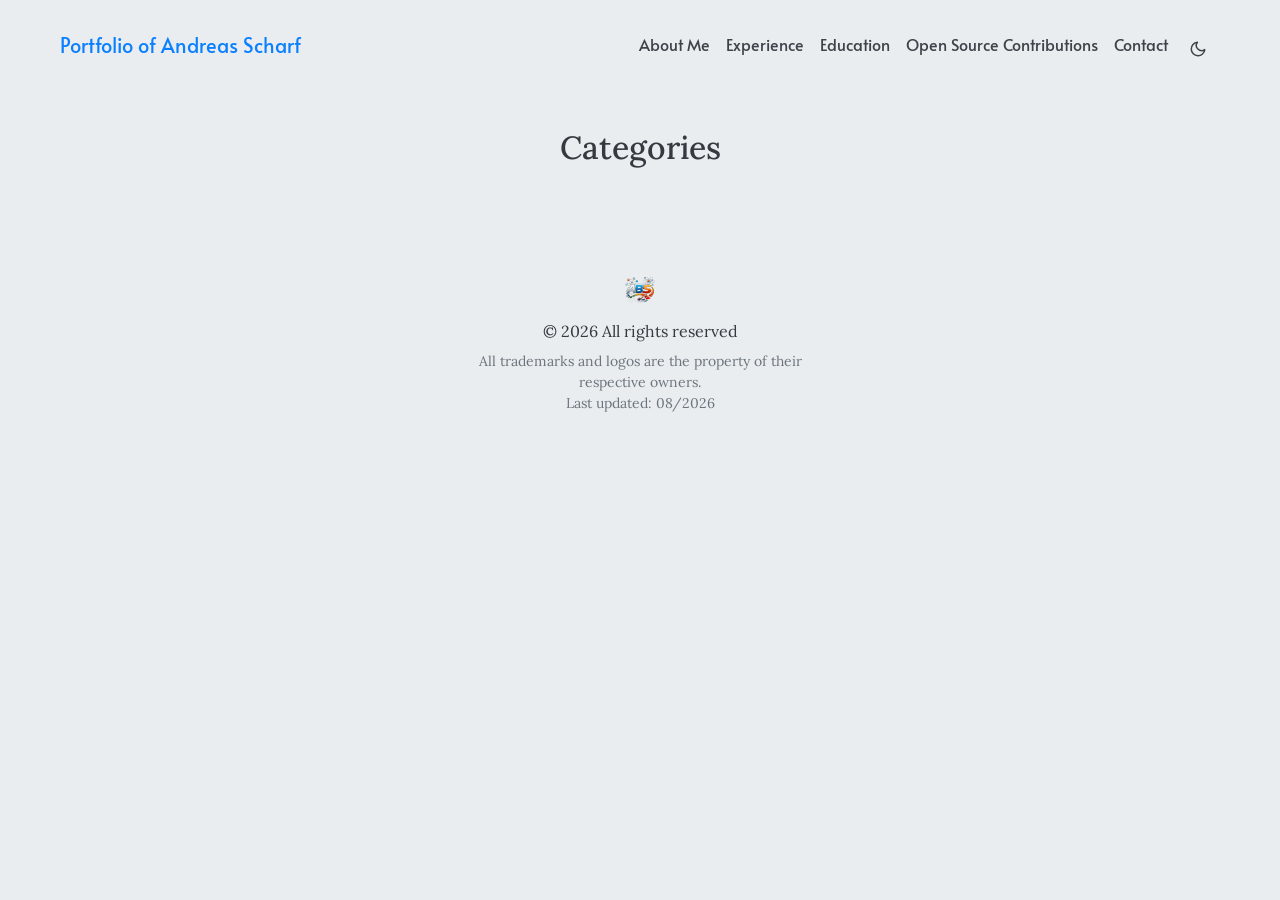
<file: categories/index.html>
<!doctype html><html lang=en><head><meta charset=UTF-8><meta name=viewport content="width=device-width,initial-scale=1"><meta http-equiv=X-UA-Compatible content="ie=edge"><meta http-equiv=Accept-CH content="DPR, Viewport-Width, Width"><link rel=icon href=/images/ABSLogo.png type=image/gif><link rel=preconnect href=https://fonts.googleapis.com><link rel=preconnect href=https://fonts.gstatic.com crossorigin><link rel=preload as=style href="https://fonts.googleapis.com/css2?family=Alata&family=Lora:ital,wght@0,400;0,500;0,600;0,700;1,400;1,500;1,600;1,700&family=Roboto:ital,wght@0,100;0,300;0,400;0,500;0,700;0,900;1,100;1,300;1,400;1,500;1,700;1,900&display=swap"><link rel=stylesheet href="https://fonts.googleapis.com/css2?family=Alata&family=Lora:ital,wght@0,400;0,500;0,600;0,700;1,400;1,500;1,600;1,700&family=Roboto:ital,wght@0,100;0,300;0,400;0,500;0,700;0,900;1,100;1,300;1,400;1,500;1,700;1,900&display=swap" media=print onload='this.media="all"'><noscript><link href="https://fonts.googleapis.com/css2?family=Alata&family=Lora:ital,wght@0,400;0,500;0,600;0,700;1,400;1,500;1,600;1,700&family=Roboto:ital,wght@0,100;0,300;0,400;0,500;0,700;0,900;1,100;1,300;1,400;1,500;1,700;1,900&display=swap" rel=stylesheet></noscript><link rel=stylesheet href=/css/font.css media=all><meta property="og:url" content="https://schwarf.github.io/categories/"><meta property="og:site_name" content="Andreas Scharf"><meta property="og:title" content="Categories"><meta property="og:locale" content="en-us"><meta property="og:type" content="website"><meta name=twitter:card content="summary"><meta name=twitter:title content="Categories"><meta name=twitter:description content><link rel=stylesheet href=/bootstrap-5/css/bootstrap.min.css media=all><link rel=stylesheet href=/css/header.css media=all><link rel=stylesheet href=/css/footer.css media=all><link rel=stylesheet href=/css/theme.css media=all><style>:root{--text-color:#343a40;--text-secondary-color:#6c757d;--text-link-color:#007bff;--background-color:#eaedf0;--secondary-background-color:#64ffda1a;--primary-color:#007bff;--secondary-color:#f8f9fa;--text-color-dark:#e4e6eb;--text-secondary-color-dark:#b0b3b8;--text-link-color-dark:#ffffff;--background-color-dark:#18191a;--secondary-background-color-dark:#212529;--primary-color-dark:#ffffff;--secondary-color-dark:#212529}body{font-size:1rem;font-weight:400;line-height:1.5;text-align:left}html{background-color:var(--background-color)!important}body::-webkit-scrollbar{height:0;width:8px;background-color:var(--background-color)}::-webkit-scrollbar-track{border-radius:1rem}::-webkit-scrollbar-thumb{border-radius:1rem;background:#b0b0b0;outline:1px solid var(--background-color)}#search-content::-webkit-scrollbar{width:.5em;height:.1em;background-color:var(--background-color)}</style><meta name=description content="Categories of Andreas Scharf"><link rel=stylesheet href=/css/list.css media=all><title>Categories | Andreas Scharf</title></head><body class=light><script>let localStorageValue=localStorage.getItem("pref-theme"),mediaQuery=window.matchMedia("(prefers-color-scheme: dark)").matches;switch(localStorageValue){case"dark":document.body.classList.add("dark");break;case"light":document.body.classList.remove("dark");break;default:mediaQuery&&document.body.classList.add("dark");break}</script><script>var prevScrollPos=window.pageYOffset;window.addEventListener("scroll",function(){let s=document.getElementById("profileHeader"),t=window.pageYOffset,n=!1,o=!0,i=o?prevScrollPos>t:t>0;i?s.classList.add("showHeaderOnTop"):n=!0,t===0&&(n=!0),n&&s.classList.remove("showHeaderOnTop"),prevScrollPos=t})</script><header id=profileHeader><nav class="pt-3 navbar navbar-expand-lg animate"><div class="container-fluid mx-xs-2 mx-sm-5 mx-md-5 mx-lg-5"><a class="navbar-brand primary-font text-wrap" href=/>Portfolio of Andreas Scharf
</a><button class=navbar-toggler type=button data-bs-toggle=collapse data-bs-target=#navbarContent aria-controls=navbarContent aria-expanded=false aria-label="Toggle navigation"><svg aria-hidden="true" height="24" viewBox="0 0 16 16" width="24" data-view-component="true"><path fill-rule="evenodd" d="M1 2.75A.75.75.0 011.75 2h12.5a.75.75.0 110 1.5H1.75A.75.75.0 011 2.75zm0 5A.75.75.0 011.75 7h12.5a.75.75.0 110 1.5H1.75A.75.75.0 011 7.75zM1.75 12a.75.75.0 100 1.5h12.5a.75.75.0 100-1.5H1.75z"/></svg></button><div class="collapse navbar-collapse text-wrap primary-font" id=navbarContent><ul class="navbar-nav ms-auto text-center"><li class="nav-item navbar-text"><a class=nav-link href=/#about title>About Me</a></li><li class="nav-item navbar-text"><a class=nav-link href=/#experience title>Experience</a></li><li class="nav-item navbar-text"><a class=nav-link href=/#education title>Education</a></li><li class="nav-item navbar-text"><a class=nav-link href=/#projects title>Open Source Contributions</a></li><li class="nav-item navbar-text"><a class=nav-link href=/#contact title>Contact</a></li><li class="nav-item navbar-text"><div class=text-center><button id=theme-toggle><svg id="moon" xmlns="http://www.w3.org/2000/svg" width="24" height="24" viewBox="0 0 24 24" fill="none" stroke="currentcolor" stroke-width="2" stroke-linecap="round" stroke-linejoin="round"><path d="M21 12.79A9 9 0 1111.21 3 7 7 0 0021 12.79z"/></svg><svg id="sun" xmlns="http://www.w3.org/2000/svg" width="24" height="24" viewBox="0 0 24 24" fill="none" stroke="currentcolor" stroke-width="2" stroke-linecap="round" stroke-linejoin="round"><circle cx="12" cy="12" r="5"/><line x1="12" y1="1" x2="12" y2="3"/><line x1="12" y1="21" x2="12" y2="23"/><line x1="4.22" y1="4.22" x2="5.64" y2="5.64"/><line x1="18.36" y1="18.36" x2="19.78" y2="19.78"/><line x1="1" y1="12" x2="3" y2="12"/><line x1="21" y1="12" x2="23" y2="12"/><line x1="4.22" y1="19.78" x2="5.64" y2="18.36"/><line x1="18.36" y1="5.64" x2="19.78" y2="4.22"/></svg></button></div></li></ul></div></div></nav></header><div id=content><div class="container pt-5" id=list-page><h2 class="text-center pb-2">Categories</h2><div class=row><div class="row justify-content-center"><div class="col-auto m-3"></div></div></div></div></div><footer><div class="text-center pt-2"><span class=px-1><a href=https://github.com/Schwarf aria-label=github><i class="fab fa-github fa-2x"></i>
</a></span><span class=px-1><a href=https://www.linkedin.com/in/andreas-scharf-5659a3223/ aria-label=linkedin><i class="fab fa-linkedin fa-2x"></i></a></span></div><div class="container py-4"><div class="row justify-content-center"><div class="col-md-4 text-center"><div class=pb-2><a href=https://schwarf.github.io/ title="Andreas Scharf"><img alt="Footer logo" src=/images/ABSLogo.png height=40px width=40px></a></div>&copy; 2026
All rights reserved<div class="small text-muted mt-2">All trademarks and logos are the property of their respective owners.</div><div class="small text-muted">Last updated: 08/2026</div></div></div></div></footer><script src=/bootstrap-5/js/bootstrap.bundle.min.js></script><script>localStorage.getItem("pref-theme")==="dark"?document.body.classList.add("dark"):localStorage.getItem("pref-theme")==="light"?document.body.classList.remove("dark"):window.matchMedia&&window.matchMedia("(prefers-color-scheme: dark)").matches&&document.body.classList.add("dark")</script><script>document.getElementById("theme-toggle").addEventListener("click",()=>{document.body.className.includes("dark")?(document.body.classList.remove("dark"),localStorage.setItem("pref-theme","light")):(document.body.classList.add("dark"),localStorage.setItem("pref-theme","dark"))});var tooltipTriggerList=[].slice.call(document.querySelectorAll('[data-bs-toggle="tooltip"]')),tooltipList=tooltipTriggerList.map(function(e){return new bootstrap.Tooltip(e)})</script><section id=search-content class=py-2><div class=container id=search-results></div></section></body></html>
</file>
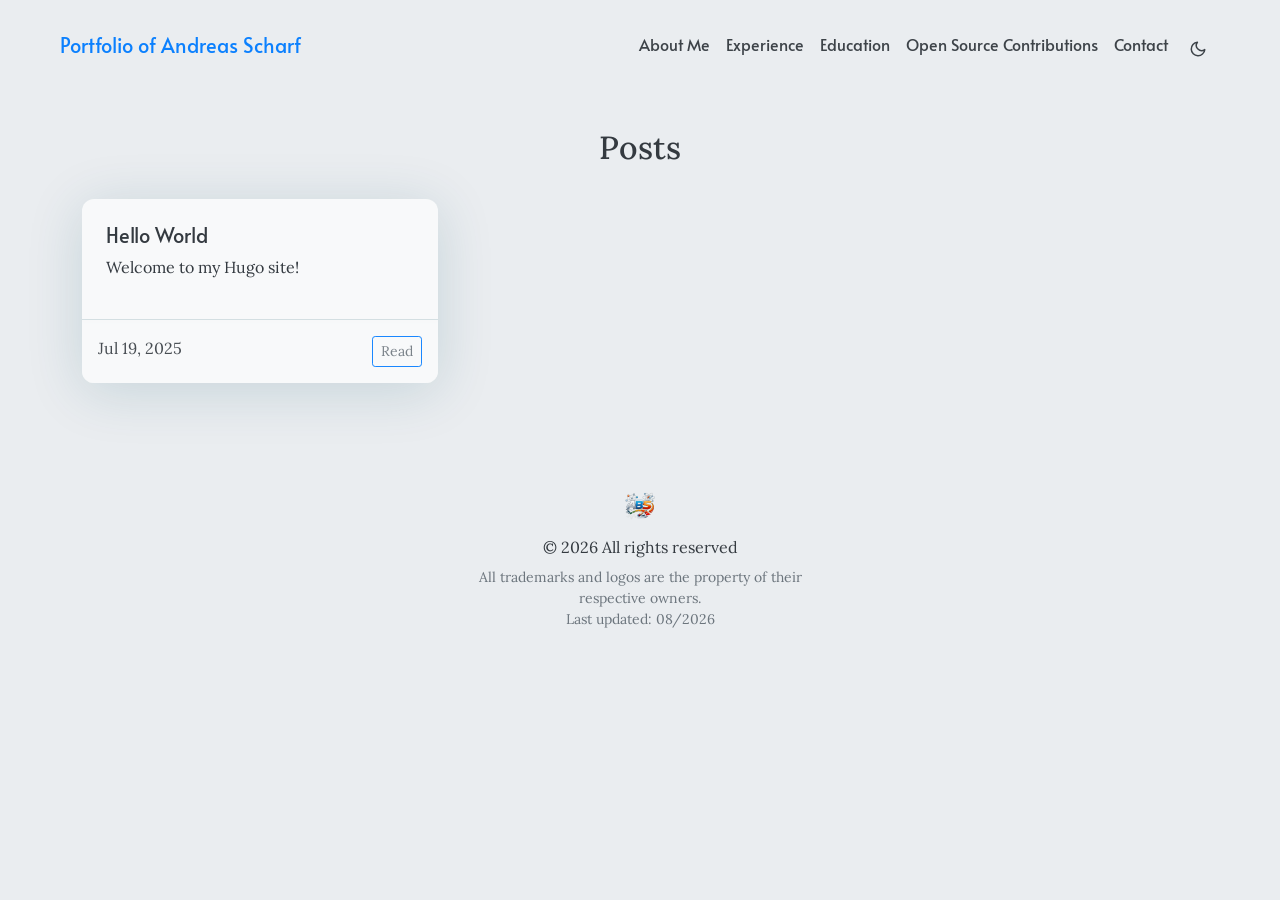
<file: posts/index.html>
<!doctype html><html lang=en><head><meta charset=UTF-8><meta name=viewport content="width=device-width,initial-scale=1"><meta http-equiv=X-UA-Compatible content="ie=edge"><meta http-equiv=Accept-CH content="DPR, Viewport-Width, Width"><link rel=icon href=/images/ABSLogo.png type=image/gif><link rel=preconnect href=https://fonts.googleapis.com><link rel=preconnect href=https://fonts.gstatic.com crossorigin><link rel=preload as=style href="https://fonts.googleapis.com/css2?family=Alata&family=Lora:ital,wght@0,400;0,500;0,600;0,700;1,400;1,500;1,600;1,700&family=Roboto:ital,wght@0,100;0,300;0,400;0,500;0,700;0,900;1,100;1,300;1,400;1,500;1,700;1,900&display=swap"><link rel=stylesheet href="https://fonts.googleapis.com/css2?family=Alata&family=Lora:ital,wght@0,400;0,500;0,600;0,700;1,400;1,500;1,600;1,700&family=Roboto:ital,wght@0,100;0,300;0,400;0,500;0,700;0,900;1,100;1,300;1,400;1,500;1,700;1,900&display=swap" media=print onload='this.media="all"'><noscript><link href="https://fonts.googleapis.com/css2?family=Alata&family=Lora:ital,wght@0,400;0,500;0,600;0,700;1,400;1,500;1,600;1,700&family=Roboto:ital,wght@0,100;0,300;0,400;0,500;0,700;0,900;1,100;1,300;1,400;1,500;1,700;1,900&display=swap" rel=stylesheet></noscript><link rel=stylesheet href=/css/font.css media=all><meta property="og:url" content="https://schwarf.github.io/posts/"><meta property="og:site_name" content="Andreas Scharf"><meta property="og:title" content="Posts"><meta property="og:locale" content="en-us"><meta property="og:type" content="website"><meta name=twitter:card content="summary"><meta name=twitter:title content="Posts"><meta name=twitter:description content><link rel=stylesheet href=/bootstrap-5/css/bootstrap.min.css media=all><link rel=stylesheet href=/css/header.css media=all><link rel=stylesheet href=/css/footer.css media=all><link rel=stylesheet href=/css/theme.css media=all><style>:root{--text-color:#343a40;--text-secondary-color:#6c757d;--text-link-color:#007bff;--background-color:#eaedf0;--secondary-background-color:#64ffda1a;--primary-color:#007bff;--secondary-color:#f8f9fa;--text-color-dark:#e4e6eb;--text-secondary-color-dark:#b0b3b8;--text-link-color-dark:#ffffff;--background-color-dark:#18191a;--secondary-background-color-dark:#212529;--primary-color-dark:#ffffff;--secondary-color-dark:#212529}body{font-size:1rem;font-weight:400;line-height:1.5;text-align:left}html{background-color:var(--background-color)!important}body::-webkit-scrollbar{height:0;width:8px;background-color:var(--background-color)}::-webkit-scrollbar-track{border-radius:1rem}::-webkit-scrollbar-thumb{border-radius:1rem;background:#b0b0b0;outline:1px solid var(--background-color)}#search-content::-webkit-scrollbar{width:.5em;height:.1em;background-color:var(--background-color)}</style><meta name=description content="Posts of Andreas Scharf"><link rel=stylesheet href=/css/list.css media=all><title>Posts | Andreas Scharf</title></head><body class=light><script>let localStorageValue=localStorage.getItem("pref-theme"),mediaQuery=window.matchMedia("(prefers-color-scheme: dark)").matches;switch(localStorageValue){case"dark":document.body.classList.add("dark");break;case"light":document.body.classList.remove("dark");break;default:mediaQuery&&document.body.classList.add("dark");break}</script><script>var prevScrollPos=window.pageYOffset;window.addEventListener("scroll",function(){let s=document.getElementById("profileHeader"),t=window.pageYOffset,n=!1,o=!0,i=o?prevScrollPos>t:t>0;i?s.classList.add("showHeaderOnTop"):n=!0,t===0&&(n=!0),n&&s.classList.remove("showHeaderOnTop"),prevScrollPos=t})</script><header id=profileHeader><nav class="pt-3 navbar navbar-expand-lg animate"><div class="container-fluid mx-xs-2 mx-sm-5 mx-md-5 mx-lg-5"><a class="navbar-brand primary-font text-wrap" href=/>Portfolio of Andreas Scharf
</a><button class=navbar-toggler type=button data-bs-toggle=collapse data-bs-target=#navbarContent aria-controls=navbarContent aria-expanded=false aria-label="Toggle navigation"><svg aria-hidden="true" height="24" viewBox="0 0 16 16" width="24" data-view-component="true"><path fill-rule="evenodd" d="M1 2.75A.75.75.0 011.75 2h12.5a.75.75.0 110 1.5H1.75A.75.75.0 011 2.75zm0 5A.75.75.0 011.75 7h12.5a.75.75.0 110 1.5H1.75A.75.75.0 011 7.75zM1.75 12a.75.75.0 100 1.5h12.5a.75.75.0 100-1.5H1.75z"/></svg></button><div class="collapse navbar-collapse text-wrap primary-font" id=navbarContent><ul class="navbar-nav ms-auto text-center"><li class="nav-item navbar-text"><a class=nav-link href=/#about title>About Me</a></li><li class="nav-item navbar-text"><a class=nav-link href=/#experience title>Experience</a></li><li class="nav-item navbar-text"><a class=nav-link href=/#education title>Education</a></li><li class="nav-item navbar-text"><a class=nav-link href=/#projects title>Open Source Contributions</a></li><li class="nav-item navbar-text"><a class=nav-link href=/#contact title>Contact</a></li><li class="nav-item navbar-text"><div class=text-center><button id=theme-toggle><svg id="moon" xmlns="http://www.w3.org/2000/svg" width="24" height="24" viewBox="0 0 24 24" fill="none" stroke="currentcolor" stroke-width="2" stroke-linecap="round" stroke-linejoin="round"><path d="M21 12.79A9 9 0 1111.21 3 7 7 0 0021 12.79z"/></svg><svg id="sun" xmlns="http://www.w3.org/2000/svg" width="24" height="24" viewBox="0 0 24 24" fill="none" stroke="currentcolor" stroke-width="2" stroke-linecap="round" stroke-linejoin="round"><circle cx="12" cy="12" r="5"/><line x1="12" y1="1" x2="12" y2="3"/><line x1="12" y1="21" x2="12" y2="23"/><line x1="4.22" y1="4.22" x2="5.64" y2="5.64"/><line x1="18.36" y1="18.36" x2="19.78" y2="19.78"/><line x1="1" y1="12" x2="3" y2="12"/><line x1="21" y1="12" x2="23" y2="12"/><line x1="4.22" y1="19.78" x2="5.64" y2="18.36"/><line x1="18.36" y1="5.64" x2="19.78" y2="4.22"/></svg></button></div></li></ul></div></div></nav></header><div id=content><div class="container pt-5" id=list-page><h2 class="text-center pb-2">Posts</h2><div class=row><div class="col-lg-4 col-md-6 my-3"><div class=card-columns><div class="card h-100"><div class="card-body bg-transparent p-4 shadow-sm"><a href=/posts/hello-world/ class="primary-font card-title"><h5 class="card-title bg-transparent" title="Hello World">Hello World</h5></a><div class="card-text secondary-font"><p>Welcome to my Hugo site!</p></div></div><div class="mt-auto post-footer bg-transparent py-3"><span class="float-start bg-transparent">Jul 19, 2025</span>
<a href=/posts/hello-world/ class="float-end btn btn-outline-info btn-sm">Read</a></div></div></div></div><div class="row justify-content-center"><div class="col-auto m-3"></div></div></div></div></div><footer><div class="text-center pt-2"><span class=px-1><a href=https://github.com/Schwarf aria-label=github><i class="fab fa-github fa-2x"></i>
</a></span><span class=px-1><a href=https://www.linkedin.com/in/andreas-scharf-5659a3223/ aria-label=linkedin><i class="fab fa-linkedin fa-2x"></i></a></span></div><div class="container py-4"><div class="row justify-content-center"><div class="col-md-4 text-center"><div class=pb-2><a href=https://schwarf.github.io/ title="Andreas Scharf"><img alt="Footer logo" src=/images/ABSLogo.png height=40px width=40px></a></div>&copy; 2026
All rights reserved<div class="small text-muted mt-2">All trademarks and logos are the property of their respective owners.</div><div class="small text-muted">Last updated: 08/2026</div></div></div></div></footer><script src=/bootstrap-5/js/bootstrap.bundle.min.js></script><script>localStorage.getItem("pref-theme")==="dark"?document.body.classList.add("dark"):localStorage.getItem("pref-theme")==="light"?document.body.classList.remove("dark"):window.matchMedia&&window.matchMedia("(prefers-color-scheme: dark)").matches&&document.body.classList.add("dark")</script><script>document.getElementById("theme-toggle").addEventListener("click",()=>{document.body.className.includes("dark")?(document.body.classList.remove("dark"),localStorage.setItem("pref-theme","light")):(document.body.classList.add("dark"),localStorage.setItem("pref-theme","dark"))});var tooltipTriggerList=[].slice.call(document.querySelectorAll('[data-bs-toggle="tooltip"]')),tooltipList=tooltipTriggerList.map(function(e){return new bootstrap.Tooltip(e)})</script><section id=search-content class=py-2><div class=container id=search-results></div></section></body></html>
</file>
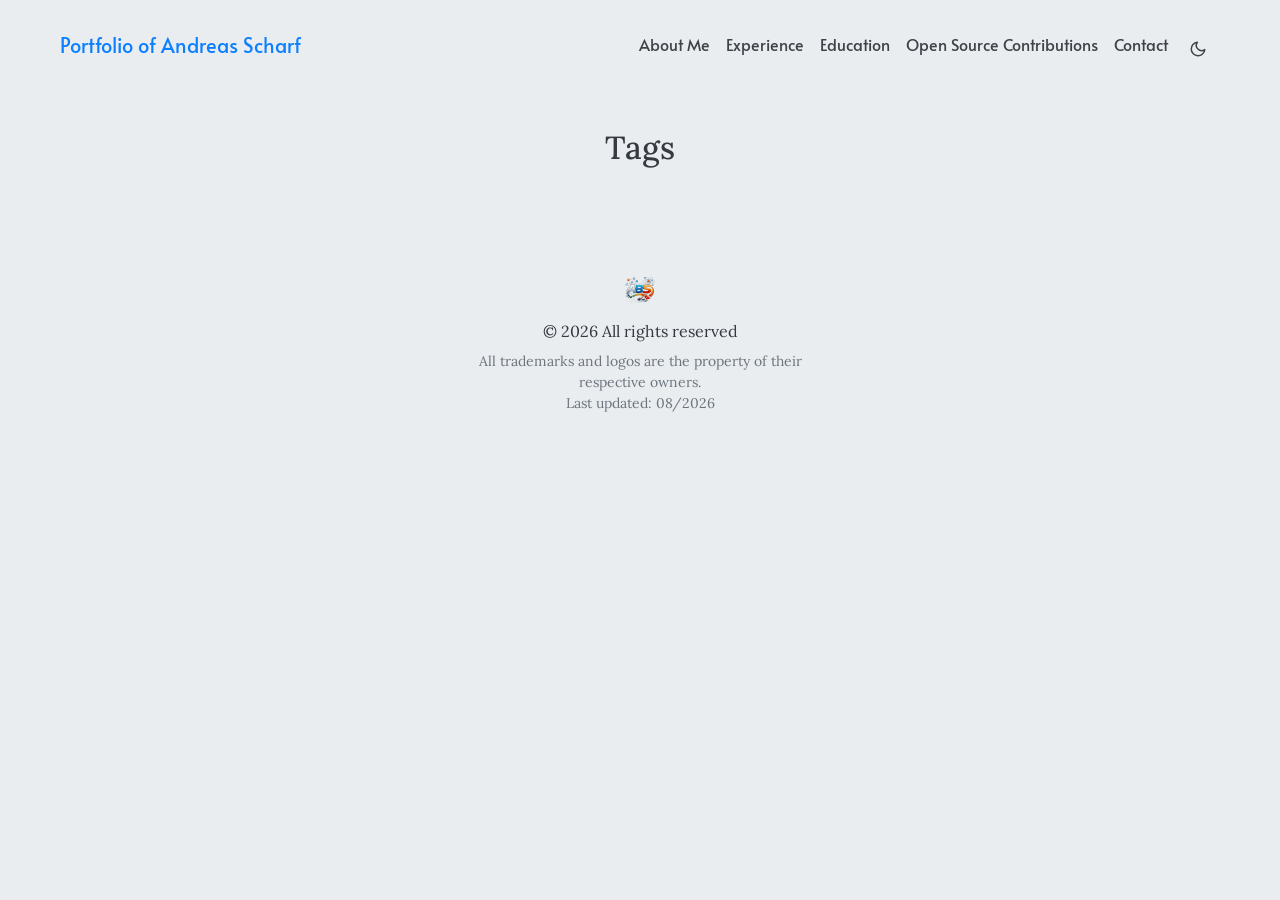
<file: tags/index.html>
<!doctype html><html lang=en><head><meta charset=UTF-8><meta name=viewport content="width=device-width,initial-scale=1"><meta http-equiv=X-UA-Compatible content="ie=edge"><meta http-equiv=Accept-CH content="DPR, Viewport-Width, Width"><link rel=icon href=/images/ABSLogo.png type=image/gif><link rel=preconnect href=https://fonts.googleapis.com><link rel=preconnect href=https://fonts.gstatic.com crossorigin><link rel=preload as=style href="https://fonts.googleapis.com/css2?family=Alata&family=Lora:ital,wght@0,400;0,500;0,600;0,700;1,400;1,500;1,600;1,700&family=Roboto:ital,wght@0,100;0,300;0,400;0,500;0,700;0,900;1,100;1,300;1,400;1,500;1,700;1,900&display=swap"><link rel=stylesheet href="https://fonts.googleapis.com/css2?family=Alata&family=Lora:ital,wght@0,400;0,500;0,600;0,700;1,400;1,500;1,600;1,700&family=Roboto:ital,wght@0,100;0,300;0,400;0,500;0,700;0,900;1,100;1,300;1,400;1,500;1,700;1,900&display=swap" media=print onload='this.media="all"'><noscript><link href="https://fonts.googleapis.com/css2?family=Alata&family=Lora:ital,wght@0,400;0,500;0,600;0,700;1,400;1,500;1,600;1,700&family=Roboto:ital,wght@0,100;0,300;0,400;0,500;0,700;0,900;1,100;1,300;1,400;1,500;1,700;1,900&display=swap" rel=stylesheet></noscript><link rel=stylesheet href=/css/font.css media=all><meta property="og:url" content="https://schwarf.github.io/tags/"><meta property="og:site_name" content="Andreas Scharf"><meta property="og:title" content="Tags"><meta property="og:locale" content="en-us"><meta property="og:type" content="website"><meta name=twitter:card content="summary"><meta name=twitter:title content="Tags"><meta name=twitter:description content><link rel=stylesheet href=/bootstrap-5/css/bootstrap.min.css media=all><link rel=stylesheet href=/css/header.css media=all><link rel=stylesheet href=/css/footer.css media=all><link rel=stylesheet href=/css/theme.css media=all><style>:root{--text-color:#343a40;--text-secondary-color:#6c757d;--text-link-color:#007bff;--background-color:#eaedf0;--secondary-background-color:#64ffda1a;--primary-color:#007bff;--secondary-color:#f8f9fa;--text-color-dark:#e4e6eb;--text-secondary-color-dark:#b0b3b8;--text-link-color-dark:#ffffff;--background-color-dark:#18191a;--secondary-background-color-dark:#212529;--primary-color-dark:#ffffff;--secondary-color-dark:#212529}body{font-size:1rem;font-weight:400;line-height:1.5;text-align:left}html{background-color:var(--background-color)!important}body::-webkit-scrollbar{height:0;width:8px;background-color:var(--background-color)}::-webkit-scrollbar-track{border-radius:1rem}::-webkit-scrollbar-thumb{border-radius:1rem;background:#b0b0b0;outline:1px solid var(--background-color)}#search-content::-webkit-scrollbar{width:.5em;height:.1em;background-color:var(--background-color)}</style><meta name=description content="Tags of Andreas Scharf"><link rel=stylesheet href=/css/list.css media=all><title>Tags | Andreas Scharf</title></head><body class=light><script>let localStorageValue=localStorage.getItem("pref-theme"),mediaQuery=window.matchMedia("(prefers-color-scheme: dark)").matches;switch(localStorageValue){case"dark":document.body.classList.add("dark");break;case"light":document.body.classList.remove("dark");break;default:mediaQuery&&document.body.classList.add("dark");break}</script><script>var prevScrollPos=window.pageYOffset;window.addEventListener("scroll",function(){let s=document.getElementById("profileHeader"),t=window.pageYOffset,n=!1,o=!0,i=o?prevScrollPos>t:t>0;i?s.classList.add("showHeaderOnTop"):n=!0,t===0&&(n=!0),n&&s.classList.remove("showHeaderOnTop"),prevScrollPos=t})</script><header id=profileHeader><nav class="pt-3 navbar navbar-expand-lg animate"><div class="container-fluid mx-xs-2 mx-sm-5 mx-md-5 mx-lg-5"><a class="navbar-brand primary-font text-wrap" href=/>Portfolio of Andreas Scharf
</a><button class=navbar-toggler type=button data-bs-toggle=collapse data-bs-target=#navbarContent aria-controls=navbarContent aria-expanded=false aria-label="Toggle navigation"><svg aria-hidden="true" height="24" viewBox="0 0 16 16" width="24" data-view-component="true"><path fill-rule="evenodd" d="M1 2.75A.75.75.0 011.75 2h12.5a.75.75.0 110 1.5H1.75A.75.75.0 011 2.75zm0 5A.75.75.0 011.75 7h12.5a.75.75.0 110 1.5H1.75A.75.75.0 011 7.75zM1.75 12a.75.75.0 100 1.5h12.5a.75.75.0 100-1.5H1.75z"/></svg></button><div class="collapse navbar-collapse text-wrap primary-font" id=navbarContent><ul class="navbar-nav ms-auto text-center"><li class="nav-item navbar-text"><a class=nav-link href=/#about title>About Me</a></li><li class="nav-item navbar-text"><a class=nav-link href=/#experience title>Experience</a></li><li class="nav-item navbar-text"><a class=nav-link href=/#education title>Education</a></li><li class="nav-item navbar-text"><a class=nav-link href=/#projects title>Open Source Contributions</a></li><li class="nav-item navbar-text"><a class=nav-link href=/#contact title>Contact</a></li><li class="nav-item navbar-text"><div class=text-center><button id=theme-toggle><svg id="moon" xmlns="http://www.w3.org/2000/svg" width="24" height="24" viewBox="0 0 24 24" fill="none" stroke="currentcolor" stroke-width="2" stroke-linecap="round" stroke-linejoin="round"><path d="M21 12.79A9 9 0 1111.21 3 7 7 0 0021 12.79z"/></svg><svg id="sun" xmlns="http://www.w3.org/2000/svg" width="24" height="24" viewBox="0 0 24 24" fill="none" stroke="currentcolor" stroke-width="2" stroke-linecap="round" stroke-linejoin="round"><circle cx="12" cy="12" r="5"/><line x1="12" y1="1" x2="12" y2="3"/><line x1="12" y1="21" x2="12" y2="23"/><line x1="4.22" y1="4.22" x2="5.64" y2="5.64"/><line x1="18.36" y1="18.36" x2="19.78" y2="19.78"/><line x1="1" y1="12" x2="3" y2="12"/><line x1="21" y1="12" x2="23" y2="12"/><line x1="4.22" y1="19.78" x2="5.64" y2="18.36"/><line x1="18.36" y1="5.64" x2="19.78" y2="4.22"/></svg></button></div></li></ul></div></div></nav></header><div id=content><div class="container pt-5" id=list-page><h2 class="text-center pb-2">Tags</h2><div class=row><div class="row justify-content-center"><div class="col-auto m-3"></div></div></div></div></div><footer><div class="text-center pt-2"><span class=px-1><a href=https://github.com/Schwarf aria-label=github><i class="fab fa-github fa-2x"></i>
</a></span><span class=px-1><a href=https://www.linkedin.com/in/andreas-scharf-5659a3223/ aria-label=linkedin><i class="fab fa-linkedin fa-2x"></i></a></span></div><div class="container py-4"><div class="row justify-content-center"><div class="col-md-4 text-center"><div class=pb-2><a href=https://schwarf.github.io/ title="Andreas Scharf"><img alt="Footer logo" src=/images/ABSLogo.png height=40px width=40px></a></div>&copy; 2026
All rights reserved<div class="small text-muted mt-2">All trademarks and logos are the property of their respective owners.</div><div class="small text-muted">Last updated: 08/2026</div></div></div></div></footer><script src=/bootstrap-5/js/bootstrap.bundle.min.js></script><script>localStorage.getItem("pref-theme")==="dark"?document.body.classList.add("dark"):localStorage.getItem("pref-theme")==="light"?document.body.classList.remove("dark"):window.matchMedia&&window.matchMedia("(prefers-color-scheme: dark)").matches&&document.body.classList.add("dark")</script><script>document.getElementById("theme-toggle").addEventListener("click",()=>{document.body.className.includes("dark")?(document.body.classList.remove("dark"),localStorage.setItem("pref-theme","light")):(document.body.classList.add("dark"),localStorage.setItem("pref-theme","dark"))});var tooltipTriggerList=[].slice.call(document.querySelectorAll('[data-bs-toggle="tooltip"]')),tooltipList=tooltipTriggerList.map(function(e){return new bootstrap.Tooltip(e)})</script><section id=search-content class=py-2><div class=container id=search-results></div></section></body></html>
</file>
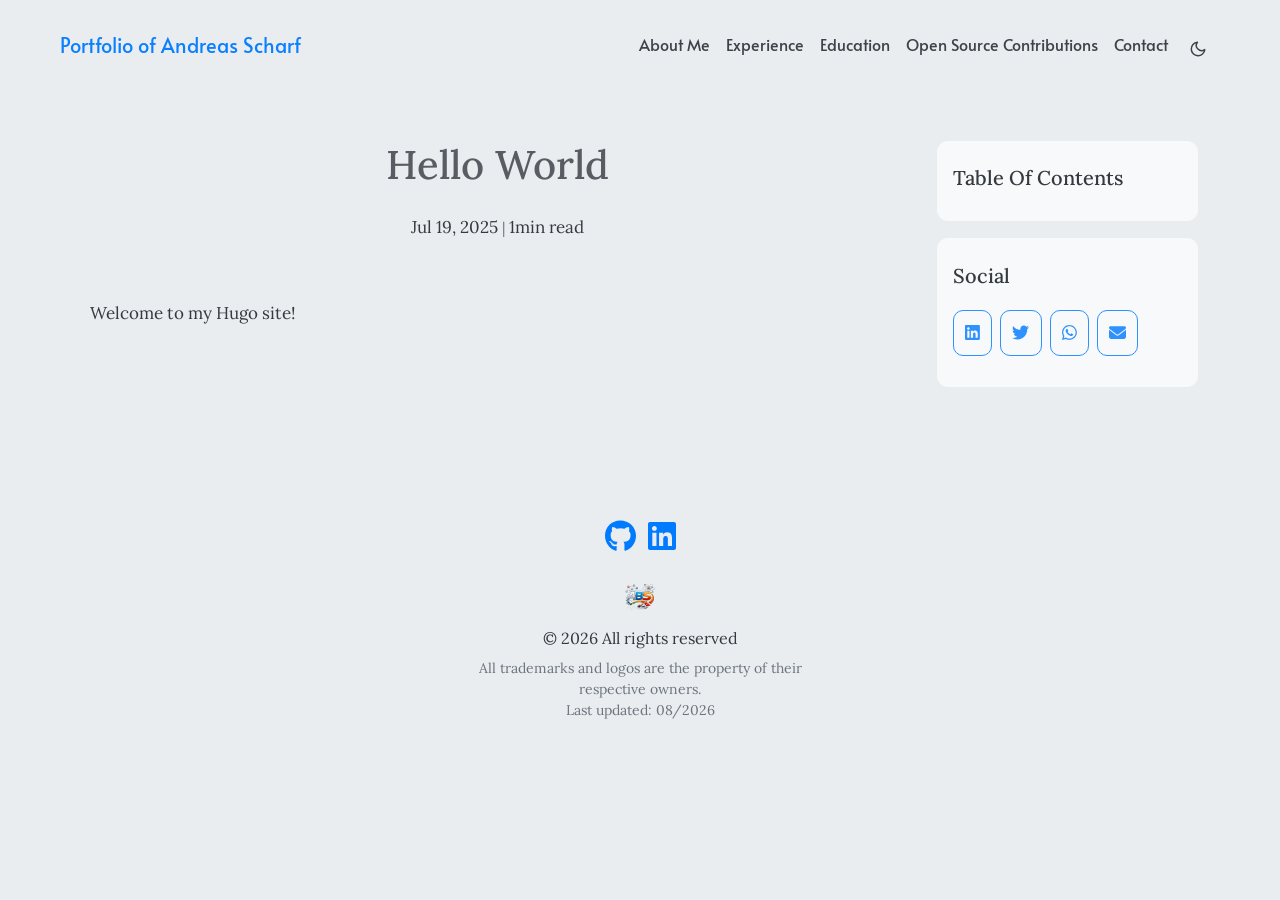
<file: posts/hello-world/index.html>
<!doctype html><html lang=en><head><meta charset=UTF-8><meta name=viewport content="width=device-width,initial-scale=1"><meta http-equiv=X-UA-Compatible content="ie=edge"><meta http-equiv=Accept-CH content="DPR, Viewport-Width, Width"><link rel=icon href=/images/ABSLogo.png type=image/gif><link rel=preconnect href=https://fonts.googleapis.com><link rel=preconnect href=https://fonts.gstatic.com crossorigin><link rel=preload as=style href="https://fonts.googleapis.com/css2?family=Alata&family=Lora:ital,wght@0,400;0,500;0,600;0,700;1,400;1,500;1,600;1,700&family=Roboto:ital,wght@0,100;0,300;0,400;0,500;0,700;0,900;1,100;1,300;1,400;1,500;1,700;1,900&display=swap"><link rel=stylesheet href="https://fonts.googleapis.com/css2?family=Alata&family=Lora:ital,wght@0,400;0,500;0,600;0,700;1,400;1,500;1,600;1,700&family=Roboto:ital,wght@0,100;0,300;0,400;0,500;0,700;0,900;1,100;1,300;1,400;1,500;1,700;1,900&display=swap" media=print onload='this.media="all"'><noscript><link href="https://fonts.googleapis.com/css2?family=Alata&family=Lora:ital,wght@0,400;0,500;0,600;0,700;1,400;1,500;1,600;1,700&family=Roboto:ital,wght@0,100;0,300;0,400;0,500;0,700;0,900;1,100;1,300;1,400;1,500;1,700;1,900&display=swap" rel=stylesheet></noscript><link rel=stylesheet href=/css/font.css media=all><meta property="og:url" content="https://schwarf.github.io/posts/hello-world/"><meta property="og:site_name" content="Andreas Scharf"><meta property="og:title" content="Hello World"><meta property="og:description" content="Welcome to my Hugo site!"><meta property="og:locale" content="en-us"><meta property="og:type" content="article"><meta property="article:section" content="posts"><meta property="article:published_time" content="2025-07-19T18:13:11+02:00"><meta property="article:modified_time" content="2025-07-19T18:13:11+02:00"><meta name=twitter:card content="summary"><meta name=twitter:title content="Hello World"><meta name=twitter:description content="Welcome to my Hugo site!"><link rel=stylesheet href=/bootstrap-5/css/bootstrap.min.css media=all><link rel=stylesheet href=/css/header.css media=all><link rel=stylesheet href=/css/footer.css media=all><link rel=stylesheet href=/css/theme.css media=all><style>:root{--text-color:#343a40;--text-secondary-color:#6c757d;--text-link-color:#007bff;--background-color:#eaedf0;--secondary-background-color:#64ffda1a;--primary-color:#007bff;--secondary-color:#f8f9fa;--text-color-dark:#e4e6eb;--text-secondary-color-dark:#b0b3b8;--text-link-color-dark:#ffffff;--background-color-dark:#18191a;--secondary-background-color-dark:#212529;--primary-color-dark:#ffffff;--secondary-color-dark:#212529}body{font-size:1rem;font-weight:400;line-height:1.5;text-align:left}html{background-color:var(--background-color)!important}body::-webkit-scrollbar{height:0;width:8px;background-color:var(--background-color)}::-webkit-scrollbar-track{border-radius:1rem}::-webkit-scrollbar-thumb{border-radius:1rem;background:#b0b0b0;outline:1px solid var(--background-color)}#search-content::-webkit-scrollbar{width:.5em;height:.1em;background-color:var(--background-color)}</style><meta name=description content><link rel=stylesheet href=/css/single.css><script defer src=/fontawesome-6/all-6.4.2.js></script><title>Hello World | Andreas Scharf</title></head><body class=light><script>let localStorageValue=localStorage.getItem("pref-theme"),mediaQuery=window.matchMedia("(prefers-color-scheme: dark)").matches;switch(localStorageValue){case"dark":document.body.classList.add("dark");break;case"light":document.body.classList.remove("dark");break;default:mediaQuery&&document.body.classList.add("dark");break}</script><script>var prevScrollPos=window.pageYOffset;window.addEventListener("scroll",function(){let s=document.getElementById("profileHeader"),t=window.pageYOffset,n=!1,o=!0,i=o?prevScrollPos>t:t>0;i?s.classList.add("showHeaderOnTop"):n=!0,t===0&&(n=!0),n&&s.classList.remove("showHeaderOnTop"),prevScrollPos=t})</script><header id=profileHeader><nav class="pt-3 navbar navbar-expand-lg animate"><div class="container-fluid mx-xs-2 mx-sm-5 mx-md-5 mx-lg-5"><a class="navbar-brand primary-font text-wrap" href=/>Portfolio of Andreas Scharf
</a><button class=navbar-toggler type=button data-bs-toggle=collapse data-bs-target=#navbarContent aria-controls=navbarContent aria-expanded=false aria-label="Toggle navigation"><svg aria-hidden="true" height="24" viewBox="0 0 16 16" width="24" data-view-component="true"><path fill-rule="evenodd" d="M1 2.75A.75.75.0 011.75 2h12.5a.75.75.0 110 1.5H1.75A.75.75.0 011 2.75zm0 5A.75.75.0 011.75 7h12.5a.75.75.0 110 1.5H1.75A.75.75.0 011 7.75zM1.75 12a.75.75.0 100 1.5h12.5a.75.75.0 100-1.5H1.75z"/></svg></button><div class="collapse navbar-collapse text-wrap primary-font" id=navbarContent><ul class="navbar-nav ms-auto text-center"><li class="nav-item navbar-text"><a class=nav-link href=/#about title>About Me</a></li><li class="nav-item navbar-text"><a class=nav-link href=/#experience title>Experience</a></li><li class="nav-item navbar-text"><a class=nav-link href=/#education title>Education</a></li><li class="nav-item navbar-text"><a class=nav-link href=/#projects title>Open Source Contributions</a></li><li class="nav-item navbar-text"><a class=nav-link href=/#contact title>Contact</a></li><li class="nav-item navbar-text"><div class=text-center><button id=theme-toggle><svg id="moon" xmlns="http://www.w3.org/2000/svg" width="24" height="24" viewBox="0 0 24 24" fill="none" stroke="currentcolor" stroke-width="2" stroke-linecap="round" stroke-linejoin="round"><path d="M21 12.79A9 9 0 1111.21 3 7 7 0 0021 12.79z"/></svg><svg id="sun" xmlns="http://www.w3.org/2000/svg" width="24" height="24" viewBox="0 0 24 24" fill="none" stroke="currentcolor" stroke-width="2" stroke-linecap="round" stroke-linejoin="round"><circle cx="12" cy="12" r="5"/><line x1="12" y1="1" x2="12" y2="3"/><line x1="12" y1="21" x2="12" y2="23"/><line x1="4.22" y1="4.22" x2="5.64" y2="5.64"/><line x1="18.36" y1="18.36" x2="19.78" y2="19.78"/><line x1="1" y1="12" x2="3" y2="12"/><line x1="21" y1="12" x2="23" y2="12"/><line x1="4.22" y1="19.78" x2="5.64" y2="18.36"/><line x1="18.36" y1="5.64" x2="19.78" y2="4.22"/></svg></button></div></li></ul></div></div></nav></header><div id=content><section id=single><div class=container><div class="row justify-content-center"><div class="col-sm-12 col-md-12 col-lg-9"><div class=pr-lg-4><div class="title mb-5"><h1 class="text-center mb-4">Hello World</h1><div class=text-center>Jul 19, 2025
<span id=readingTime>min read</span></div></div><article class="page-content p-2"><p>Welcome to my Hugo site!</p></article></div></div><div class="col-sm-12 col-md-12 col-lg-3"><div id=stickySideBar class=sticky-sidebar><aside class=toc><h5>Table Of Contents</h5><div class=toc-content><nav id=TableOfContents></nav></div></aside><aside class=social><h5>Social</h5><div class=social-content><ul class=list-inline><li class="list-inline-item text-center"><a target=_blank href="https://www.linkedin.com/shareArticle?mini=true&url=https%3a%2f%2fschwarf.github.io%2fposts%2fhello-world%2f"><i class="fab fa-linkedin"></i></a></li><li class="list-inline-item text-center"><a target=_blank href="https://twitter.com/share?text=Hello%20World&url=https%3a%2f%2fschwarf.github.io%2fposts%2fhello-world%2f"><i class="fab fa-twitter"></i></a></li><li class="list-inline-item text-center"><a target=_blank href="https://api.whatsapp.com/send?text=Hello%20World: https%3a%2f%2fschwarf.github.io%2fposts%2fhello-world%2f"><i class="fab fa-whatsapp"></i></a></li><li class="list-inline-item text-center"><a target=_blank href='mailto:?subject=Hello%20World&amp;body=Check%20out%20this%20site https%3a%2f%2fschwarf.github.io%2fposts%2fhello-world%2f'><i class="fa fa-envelope"></i></a></li></ul></div></aside></div></div></div><div class=row><div class="col-sm-12 col-md-12 col-lg-9 p-4"></div></div></div><button class="p-2 px-3" onclick=topFunction() id=topScroll>
<i class="fas fa-angle-up"></i></button></section><div class=progress><div id=scroll-progress-bar class=progress-bar role=progressbar aria-valuenow=0 aria-valuemin=0 aria-valuemax=100></div></div><script src=/js/scrollProgressBar.js></script><script>var topScroll=document.getElementById("topScroll");window.onscroll=function(){scrollFunction()};function scrollFunction(){document.body.scrollTop>20||document.documentElement.scrollTop>20?topScroll.style.display="block":topScroll.style.display="none"}function topFunction(){document.body.scrollTop=0,document.documentElement.scrollTop=0}let stickySideBarElem=document.getElementById("stickySideBar"),stickyNavBar=!0;if(stickyNavBar){let e=document.getElementById("profileHeader"),t=e.offsetHeight+15;stickySideBarElem.style.top=t+"px"}else stickySideBarElem.style.top="50px"</script><script src=/js/readingTime.js></script></div><footer><div class="text-center pt-2"><span class=px-1><a href=https://github.com/Schwarf aria-label=github><i class="fab fa-github fa-2x"></i>
</a></span><span class=px-1><a href=https://www.linkedin.com/in/andreas-scharf-5659a3223/ aria-label=linkedin><i class="fab fa-linkedin fa-2x"></i></a></span></div><div class="container py-4"><div class="row justify-content-center"><div class="col-md-4 text-center"><div class=pb-2><a href=https://schwarf.github.io/ title="Andreas Scharf"><img alt="Footer logo" src=/images/ABSLogo.png height=40px width=40px></a></div>&copy; 2026
All rights reserved<div class="small text-muted mt-2">All trademarks and logos are the property of their respective owners.</div><div class="small text-muted">Last updated: 08/2026</div></div></div></div></footer><script src=/bootstrap-5/js/bootstrap.bundle.min.js></script><script>localStorage.getItem("pref-theme")==="dark"?document.body.classList.add("dark"):localStorage.getItem("pref-theme")==="light"?document.body.classList.remove("dark"):window.matchMedia&&window.matchMedia("(prefers-color-scheme: dark)").matches&&document.body.classList.add("dark")</script><script>document.getElementById("theme-toggle").addEventListener("click",()=>{document.body.className.includes("dark")?(document.body.classList.remove("dark"),localStorage.setItem("pref-theme","light")):(document.body.classList.add("dark"),localStorage.setItem("pref-theme","dark"))});var tooltipTriggerList=[].slice.call(document.querySelectorAll('[data-bs-toggle="tooltip"]')),tooltipList=tooltipTriggerList.map(function(e){return new bootstrap.Tooltip(e)})</script><section id=search-content class=py-2><div class=container id=search-results></div></section></body></html>
</file>
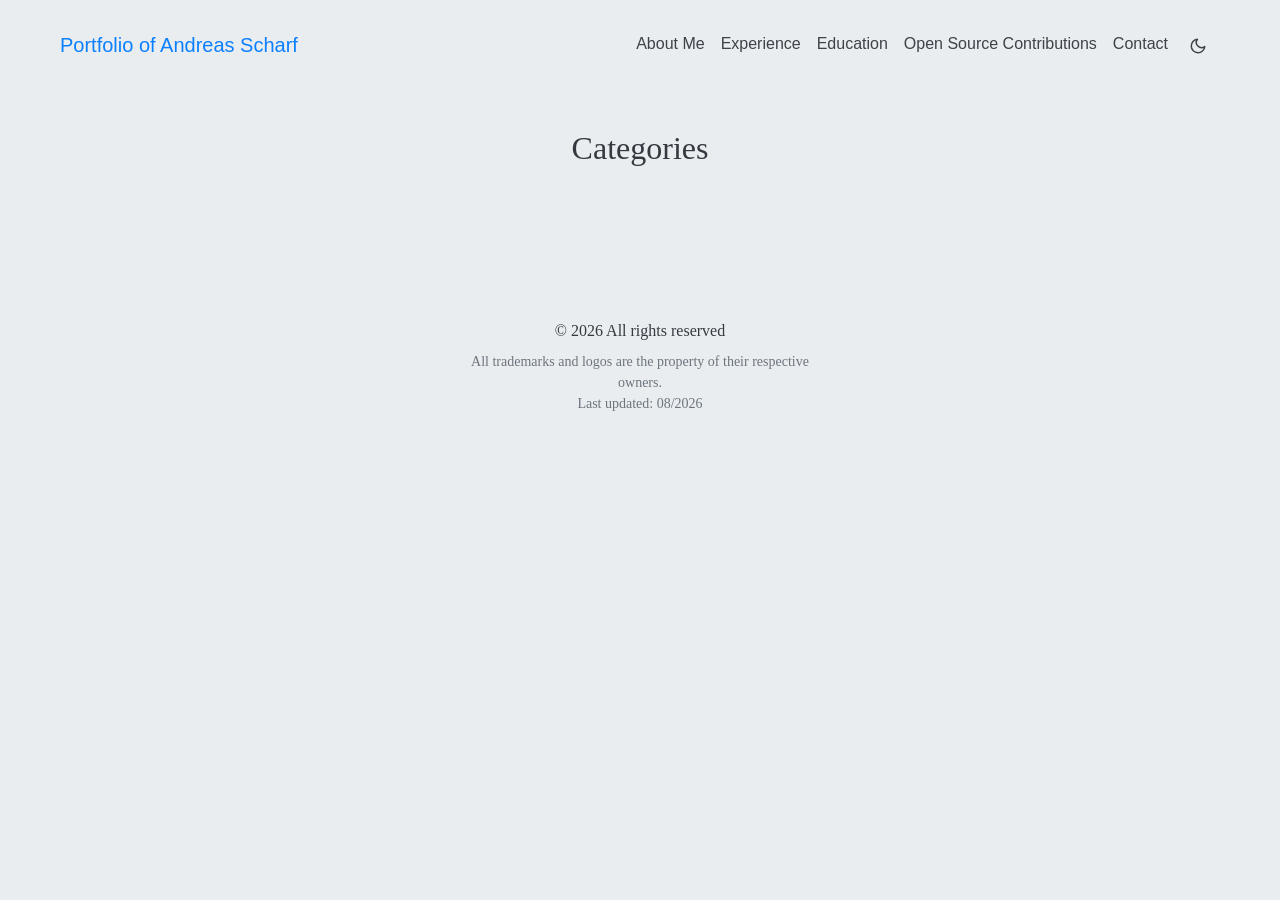
<file: categories/page/1/index.html>
<!doctype html><html lang=en-us><head><title>https://schwarf.github.io/categories/</title>
<link rel=canonical href=https://schwarf.github.io/categories/><meta name=robots content="noindex"><meta charset=utf-8><meta http-equiv=refresh content="0; url=https://schwarf.github.io/categories/"></head></html>
</file>
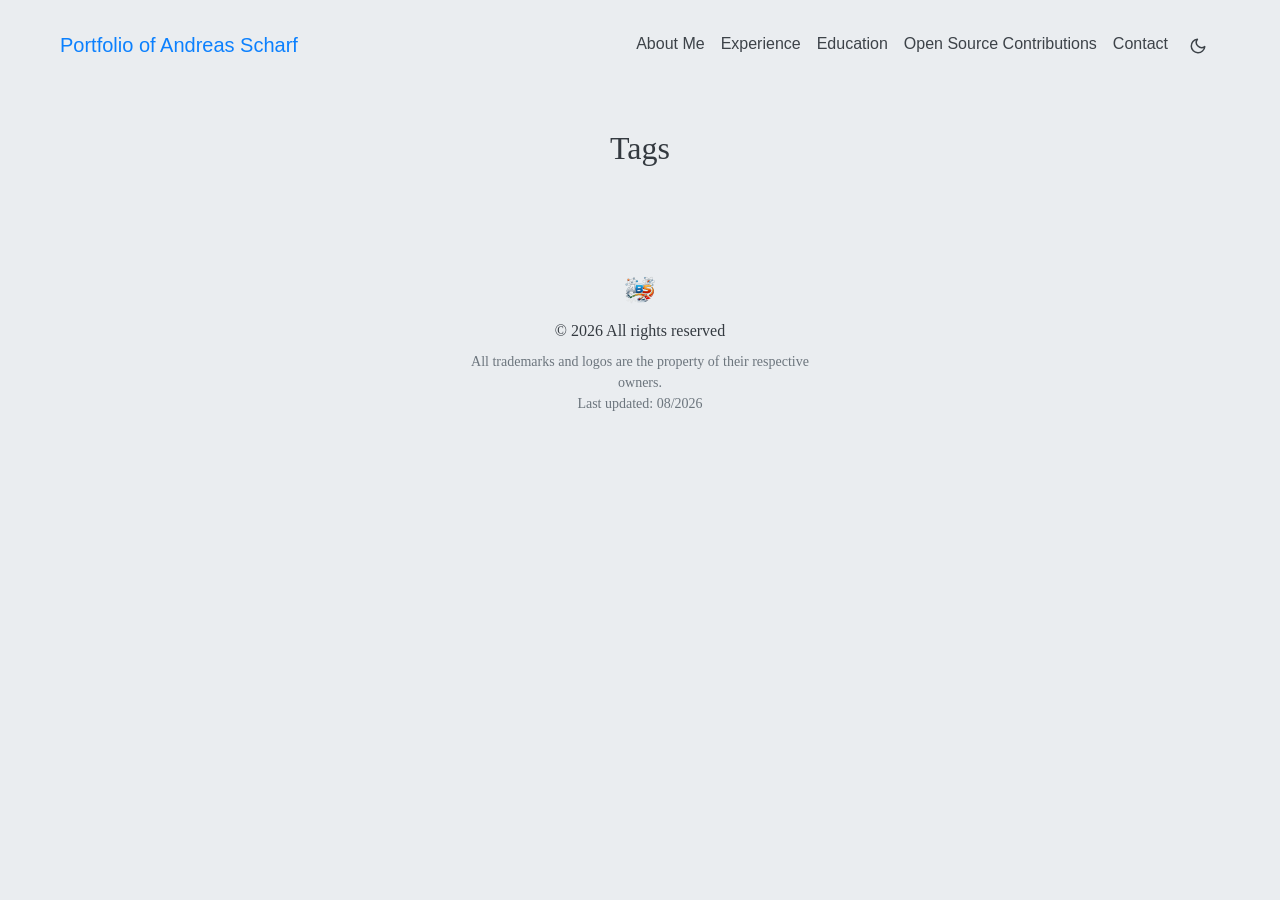
<file: tags/page/1/index.html>
<!doctype html><html lang=en-us><head><title>https://schwarf.github.io/tags/</title>
<link rel=canonical href=https://schwarf.github.io/tags/><meta name=robots content="noindex"><meta charset=utf-8><meta http-equiv=refresh content="0; url=https://schwarf.github.io/tags/"></head></html>
</file>
